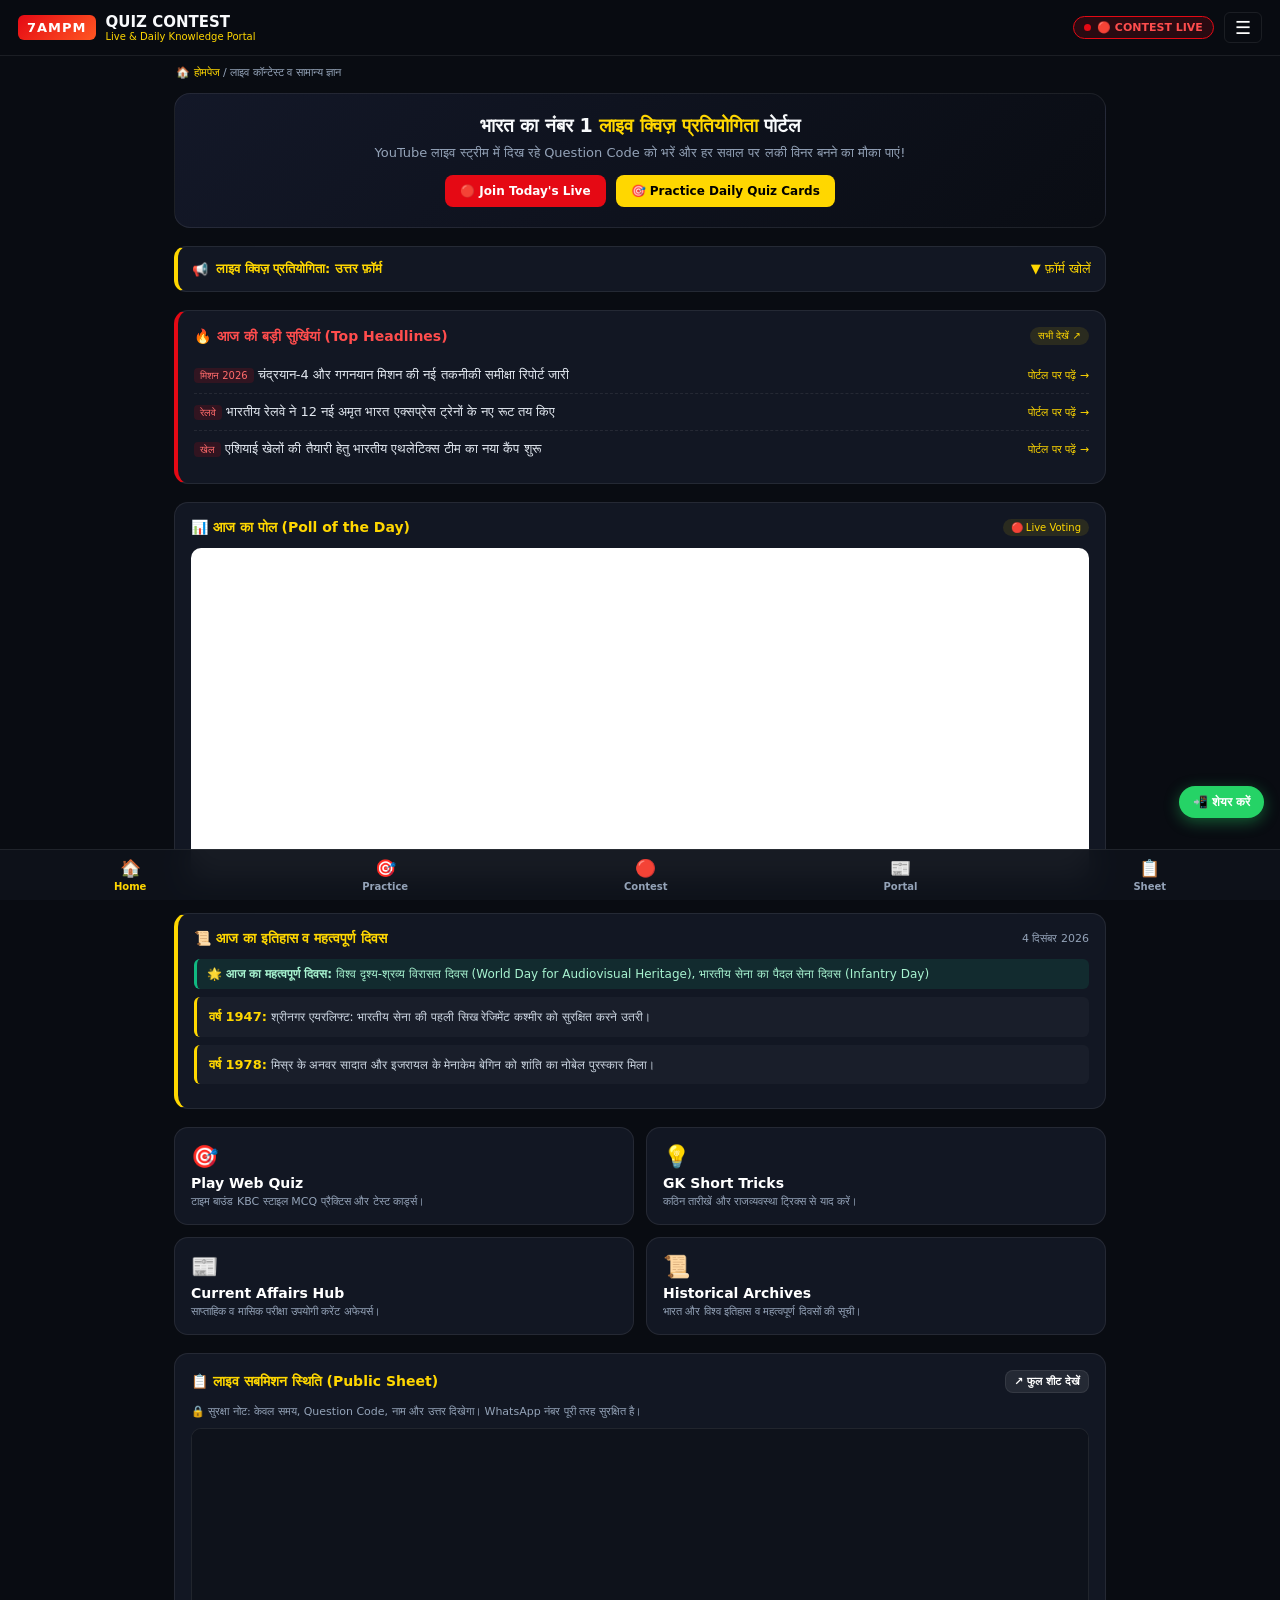
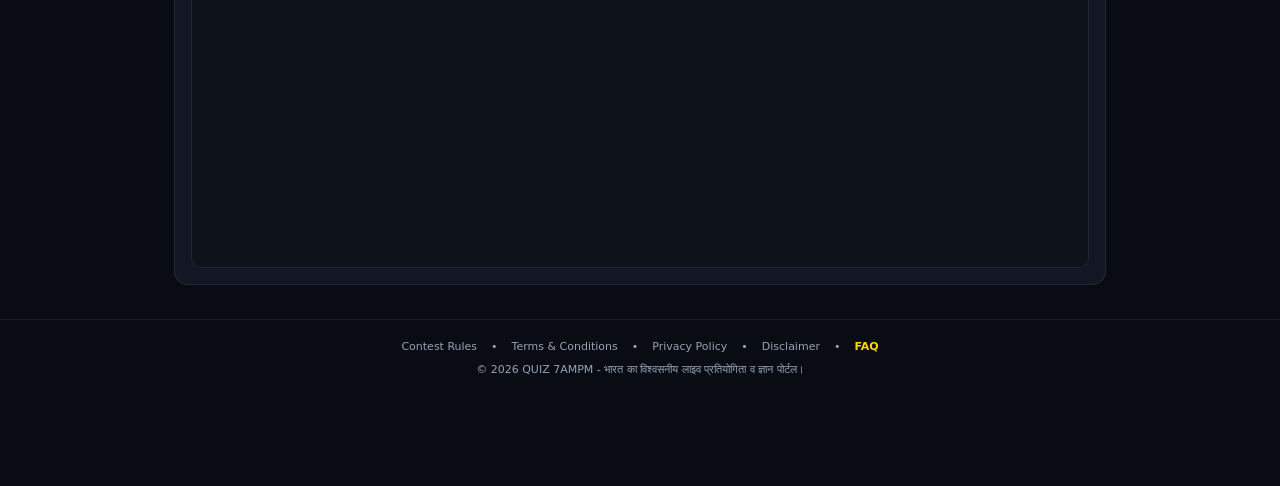
<file: index.html>
<!DOCTYPE html>
<html lang="hi">
<head>
  <meta charset="UTF-8">
  <meta name="viewport" content="width=device-width, initial-scale=1.0">
  <title>QUIZ 7AMPM - लाइव क्विज़ प्रतियोगिता व डेली सामान्य ज्ञान हब</title>

  <!-- ================= TECHNICAL SEO & META TAGS ================= -->
  <meta name="title" content="QUIZ 7AMPM - लाइव क्विज़ प्रतियोगिता व डेली सामान्य ज्ञान हब">
  <meta name="description" content="YouTube लाइव क्विज़ प्रतियोगिता में भाग लें, सही उत्तर सबमिट करें और लकी विनर बनें। प्रतिदिन नए GK प्रश्नोत्तरी, ट्रिक्स और करेंट अफेयर्स।">
  <meta name="keywords" content="Live Quiz Contest, Daily GK Hindi, Current Affairs 2026, YouTube Quiz Live, GK Tricks, SSC GD GK, Railway NTPC Quiz">
  <meta name="robots" content="index, follow">
  <meta name="theme-color" content="#e50914">

  <!-- Open Graph / WhatsApp Preview -->
  <meta property="og:type" content="website">
  <meta property="og:url" content="https://quiz7ampm.com/">
  <meta property="og:title" content="QUIZ 7AMPM - लाइव क्विज़ प्रतियोगिता व डेली GK">
  <meta property="og:description" content="लाइव स्ट्रीम में सही विकल्प चुनें और लकी विनर बनें। अभी भाग लें!">
  <meta property="og:image" content="https://quiz7ampm.com/assets/og-banner.jpg">
  <meta property="og:image:width" content="1200">
  <meta property="og:image:height" content="630">

  <!-- Twitter Card -->
  <meta property="twitter:card" content="summary_large_image">
  <meta property="twitter:url" content="https://quiz7ampm.com/">
  <meta property="twitter:title" content="QUIZ 7AMPM - लाइव क्विज़ प्रतियोगिता">
  <meta property="twitter:description" content="YouTube लाइव क्विज़ में हिस्सा लें और अपना सामान्य ज्ञान परखें।">
  <meta property="twitter:image" content="https://quiz7ampm.com/assets/og-banner.jpg">

  <link rel="canonical" href="https://quiz7ampm.com/">
  <link rel="icon" href="data:image/svg+xml,<svg xmlns=%22http://www.w3.org/2000/svg%22 viewBox=%220 0 100 100%22><text y=%22.9em%22 font-size=%2290%22>🎯</text></svg>">

  <!-- Structured Data (JSON-LD Schema) -->
  <script type="application/ld+json">
  {
    "@context": "https://schema.org",
    "@graph": [
      {
        "@type": "WebSite",
        "@id": "https://quiz7ampm.com/#website",
        "url": "https://quiz7ampm.com/",
        "name": "QUIZ 7AMPM",
        "description": "लाइव क्विज़ प्रतियोगिता और सामान्य ज्ञान पोर्टल",
        "inLanguage": "hi"
      },
      {
        "@type": "BreadcrumbList",
        "@id": "https://quiz7ampm.com/#breadcrumb",
        "itemListElement": [
          {
            "@type": "ListItem",
            "position": 1,
            "name": "होमपेज",
            "item": "https://quiz7ampm.com/"
          }
        ]
      }
    ]
  }
  </script>

  <!-- ================= EMBEDDED CSS STYLES ================= -->
  <style>
    :root {
      --bg-dark: #090c12;
      --card-bg: rgba(20, 25, 38, 0.9);
      --card-border: rgba(255, 255, 255, 0.08);
      --primary: #e50914;
      --accent: #ffd700;
      --text-main: #f8fafc;
      --text-muted: #94a3b8;
      --success: #10b981;
      --dock-bg: rgba(14, 18, 27, 0.96);
    }

    * { margin: 0; padding: 0; box-sizing: border-box; font-family: 'Segoe UI', system-ui, -apple-system, sans-serif; }
    body { background-color: var(--bg-dark); color: var(--text-main); padding-bottom: 90px; }

    /* Sticky Header */
    .app-header {
      position: sticky; top: 0; z-index: 100;
      background: rgba(9, 12, 18, 0.97);
      backdrop-filter: blur(12px);
      border-bottom: 1px solid var(--card-border);
      padding: 12px 18px;
      display: flex; justify-content: space-between; align-items: center;
    }
    .brand-wrap { display: flex; align-items: center; gap: 10px; }
    .brand-logo { background: linear-gradient(135deg, var(--primary), #ff5722); color: #fff; font-weight: 900; font-size: 13px; padding: 5px 9px; border-radius: 6px; letter-spacing: 1px; }
    .brand-text h1 { font-size: 15px; font-weight: 800; color: var(--text-main); }
    .brand-text p { font-size: 10px; color: var(--accent); }

    .header-right { display: flex; align-items: center; gap: 10px; }
    .live-indicator {
      display: inline-flex; align-items: center; gap: 6px;
      font-size: 11px; font-weight: 800; padding: 4px 10px; border-radius: 20px;
    }
    .live-indicator.online { background: rgba(229, 9, 20, 0.15); border: 1px solid var(--primary); color: #ff4d4d; }
    .live-indicator.offline { background: rgba(148, 163, 184, 0.1); border: 1px solid #475569; color: #94a3b8; }
    .pulse-dot { width: 7px; height: 7px; border-radius: 50%; }
    .online .pulse-dot { background: var(--primary); animation: pulseAnim 1.2s infinite; }
    .offline .pulse-dot { background: #64748b; }

    @keyframes pulseAnim {
      0%, 100% { transform: scale(0.9); opacity: 0.6; }
      50% { transform: scale(1.3); opacity: 1; }
    }

    .menu-toggle-btn { background: transparent; border: 1px solid var(--card-border); color: #fff; font-size: 18px; padding: 4px 10px; border-radius: 6px; cursor: pointer; }

    /* Side Drawer */
    .side-drawer {
      position: fixed; top: 0; right: -280px; width: 270px; height: 100vh;
      background: #111522; border-left: 1px solid var(--card-border); z-index: 200;
      transition: right 0.3s ease; padding: 20px; display: flex; flex-direction: column; gap: 15px;
    }
    .side-drawer.open { right: 0; }
    .drawer-header { display: flex; justify-content: space-between; align-items: center; border-bottom: 1px solid var(--card-border); padding-bottom: 10px; }
    .drawer-nav a { display: block; color: var(--text-main); text-decoration: none; padding: 10px 0; font-size: 13px; border-bottom: 1px dashed rgba(255, 255, 255, 0.05); }

    /* Breadcrumbs */
    .breadcrumb-nav { max-width: 960px; margin: 10px auto 0; padding: 0 16px; font-size: 11px; color: var(--text-muted); }
    .breadcrumb-nav a { color: var(--accent); text-decoration: none; }

    /* Main Container */
    .main-wrapper { max-width: 960px; margin: 0 auto; padding: 14px; display: flex; flex-direction: column; gap: 18px; }

    /* Hero */
    .hero-card {
      background: linear-gradient(135deg, rgba(20, 25, 42, 0.95), rgba(10, 13, 20, 0.98));
      border: 1px solid var(--card-border); border-radius: 16px; padding: 20px 16px; text-align: center;
    }
    .hero-card h2 { font-size: 19px; font-weight: 900; margin-bottom: 8px; }
    .hero-card h2 span { color: var(--accent); }
    .hero-card p { font-size: 13px; color: var(--text-muted); margin-bottom: 14px; }
    .hero-actions { display: flex; justify-content: center; gap: 10px; flex-wrap: wrap; }

    .btn {
      padding: 9px 15px; border-radius: 8px; font-size: 12px; font-weight: 700;
      text-decoration: none; display: inline-flex; align-items: center; gap: 6px; border: none; cursor: pointer;
    }
    .btn-primary { background: var(--primary); color: #fff; }
    .btn-accent { background: var(--accent); color: #000; font-weight: 800; }
    .btn-secondary { background: rgba(255, 255, 255, 0.08); color: #fff; border: 1px solid var(--card-border); }

    /* Announcement Box & Contest */
    .announcement-box {
      background: var(--card-bg); border: 1px solid var(--card-border);
      border-left: 4px solid var(--accent); border-radius: 12px; overflow: hidden;
    }
    .announcement-bar { padding: 14px; display: flex; justify-content: space-between; align-items: center; cursor: pointer; }
    .announcement-title { display: flex; align-items: center; gap: 8px; font-size: 13px; font-weight: 800; color: var(--accent); }
    .announcement-body { display: none; background: rgba(10, 14, 22, 0.7); padding: 14px; border-top: 1px solid var(--card-border); }
    .announcement-body.active { display: block; }

    .closed-msg {
      display: none; padding: 16px; text-align: center;
      background: rgba(229, 9, 20, 0.12); border: 1px dashed var(--primary);
      border-radius: 8px; color: #ff9999; font-size: 13px; font-weight: 700;
    }
    .announcement-box.is-closed .closed-msg { display: block; }
    .announcement-box.is-closed .live-only-content { display: none !important; }

    /* Iframe Box */
    .iframe-embed-box {
      width: 100%; height: 520px; border-radius: 10px; overflow-y: auto;
      -webkit-overflow-scrolling: touch; background: #0e121b; border: 1px solid var(--card-border); margin-top: 10px;
    }
    .iframe-embed-box iframe { width: 100%; height: 100%; min-height: 520px; border: none; display: block; }

    /* Widget Box Generic */
    .widget-box { background: var(--card-bg); border: 1px solid var(--card-border); border-radius: 14px; padding: 16px; }
    .widget-header { display: flex; justify-content: space-between; align-items: center; margin-bottom: 12px; }
    .widget-header h3 { font-size: 14px; color: var(--accent); font-weight: 800; }

    /* Headlines Ticker */
    .headline-item {
      display: flex; align-items: center; justify-content: space-between;
      padding: 10px 0; border-bottom: 1px dashed rgba(255, 255, 255, 0.08);
      text-decoration: none; color: #e2e8f0; font-size: 13px; gap: 10px;
    }
    .headline-item:last-child { border-bottom: none; }
    .headline-item:hover { color: var(--accent); }
    .hl-badge {
      font-size: 10px; background: rgba(229, 9, 20, 0.15); color: #ff6b6b;
      padding: 2px 6px; border-radius: 4px; white-space: nowrap;
    }

    /* History Box */
    .history-entry {
      background: rgba(255, 255, 255, 0.03); border-left: 3px solid var(--accent);
      border-radius: 6px; padding: 10px 12px; margin-bottom: 8px; font-size: 12px;
      line-height: 1.5; color: #cbd5e1;
    }
    .history-entry strong { color: var(--accent); font-size: 13px; }

    /* Poll Styling */
    .poll-choice {
      position: relative; background: rgba(255, 255, 255, 0.04);
      border: 1px solid var(--card-border); border-radius: 8px;
      padding: 12px 14px; margin-bottom: 8px; cursor: pointer;
      overflow: hidden; display: flex; justify-content: space-between;
      align-items: center; font-size: 13px; color: #fff;
    }
    .poll-fill-bar {
      position: absolute; top: 0; left: 0; bottom: 0;
      background: linear-gradient(90deg, rgba(229, 9, 20, 0.3), rgba(255, 215, 0, 0.3));
      width: 0%; transition: width 0.7s ease; z-index: 1;
    }
    .poll-text { position: relative; z-index: 2; font-weight: 600; }
    .poll-stat { position: relative; z-index: 2; font-weight: 800; color: var(--accent); font-size: 12px; display: none; }
    .poll-locked .poll-stat { display: inline-block; }
    .poll-locked .poll-choice { cursor: default; }

    /* Feature Grid (4-Items) */
    .feature-grid { display: grid; grid-template-columns: repeat(2, 1fr); gap: 12px; }
    @media (max-width: 520px) { .feature-grid { grid-template-columns: 1fr; } }
    .square-card {
      background: var(--card-bg); border: 1px solid var(--card-border);
      border-radius: 14px; padding: 16px; text-decoration: none; color: inherit;
      transition: transform 0.2s, border-color 0.2s;
    }
    .square-card:hover { transform: translateY(-2px); border-color: var(--accent); }
    .square-icon { font-size: 22px; margin-bottom: 6px; }
    .square-card h4 { font-size: 14px; color: #fff; margin-bottom: 4px; }
    .square-card p { font-size: 11px; color: var(--text-muted); }

    /* Floating WhatsApp Share */
    .whatsapp-float-btn {
      position: fixed; bottom: 82px; right: 16px; background: #25d366; color: #fff;
      font-weight: 800; font-size: 12px; padding: 9px 14px; border-radius: 30px;
      text-decoration: none; box-shadow: 0 4px 15px rgba(37, 211, 102, 0.4);
      display: flex; align-items: center; gap: 6px; z-index: 99;
    }

    /* Bottom Dock */
    .bottom-dock {
      position: fixed; bottom: 0; left: 0; right: 0; background: var(--dock-bg);
      backdrop-filter: blur(14px); border-top: 1px solid var(--card-border);
      display: flex; justify-content: space-around; padding: 8px 6px; z-index: 100;
    }
    .dock-item { display: flex; flex-direction: column; align-items: center; gap: 3px; text-decoration: none; color: var(--text-muted); font-size: 10px; font-weight: 700; }
    .dock-item.active, .dock-item:hover { color: var(--accent); }
    .dock-icon { font-size: 17px; }

    .app-footer { text-align: center; padding: 20px 14px; font-size: 11px; color: var(--text-muted); border-top: 1px solid var(--card-border); margin-top: 20px; }
  </style>
</head>
<body>

  <!-- ================= TOP HEADER ================= -->
  <header class="app-header">
    <div class="brand-wrap">
      <div class="brand-logo">7AMPM</div>
      <div class="brand-text">
        <h1>QUIZ CONTEST</h1>
        <p>Live & Daily Knowledge Portal</p>
      </div>
    </div>
    <div class="header-right">
      <div class="live-indicator" id="headerLiveBadge">
        <span class="pulse-dot"></span>
        <span id="headerLiveText">Checking...</span>
      </div>
      <button class="menu-toggle-btn" onclick="toggleDrawer()">☰</button>
    </div>
  </header>

  <!-- Side Navigation Drawer -->
  <aside class="side-drawer" id="sideDrawer">
    <div class="drawer-header">
      <h3 style="color: var(--accent);">Menu Navigation</h3>
      <button class="menu-toggle-btn" onclick="toggleDrawer()">✕</button>
    </div>
    <nav class="drawer-nav">
      <a href="index.html">🏠 होमपेज (Home)</a>
      <a href="quizpage.html">🎯 डेली क्विज़ कार्ड्स (Play Quiz)</a>
      <a href="#contestSection">🔴 लाइव क्विज़ कॉन्टेस्ट (Contest Hub)</a>
      <a href="portal.html?tab=headlines">🔥 आज की सुर्खियां (News)</a>
      <a href="portal.html?tab=history_days">📜 इतिहास व महत्वपूर्ण दिवस</a>
      <a href="portal.html?tab=ca">📰 करेंट अफेयर्स हब (CA Hub)</a>
      <a href="portal.html?tab=tricks">💡 GK शार्ट ट्रिक्स</a>
      <a href="#publicSheetSection">📋 लाइव सबमिशन शीट (Public Sheet)</a>
    </nav>
  </aside>

  <!-- Breadcrumb -->
  <nav class="breadcrumb-nav" aria-label="Breadcrumb">
    <span>🏠 <a href="index.html">होमपेज</a></span> / <span>लाइव कॉन्टेस्ट व सामान्य ज्ञान</span>
  </nav>

  <!-- ================= MAIN WRAPPER ================= -->
  <main class="main-wrapper">

    <!-- 1. Hero Card -->
    <section class="hero-card">
      <h2>भारत का नंबर 1 <span>लाइव क्विज़ प्रतियोगिता</span> पोर्टल</h2>
      <p>YouTube लाइव स्ट्रीम में दिख रहे Question Code को भरें और हर सवाल पर लकी विनर बनने का मौका पाएं!</p>
      <div class="hero-actions">
        <a href="#contestSection" class="btn btn-primary">🔴 Join Today's Live</a>
        <a href="quizpage.html" class="btn btn-accent">🎯 Practice Daily Quiz Cards</a>
      </div>
    </section>

    <!-- 2. Expandable Announcement & Google Form Hub (Master Managed) -->
    <section class="announcement-box" id="contestSection">
      <div class="announcement-bar" onclick="toggleAnnouncement()">
        <div class="announcement-title">
          <span>📢</span>
          <span id="contestBoxTitle">लाइव क्विज़ प्रतियोगिता: उत्तर फ़ॉर्म</span>
        </div>
        <span id="expandIcon" style="font-size: 13px; color: var(--accent);">▼ फ़ॉर्म खोलें</span>
      </div>

      <div class="announcement-body" id="announcementBody">
        
        <!-- Closed Notice (is-closed होने पर यह दिखेगा) -->
        <div class="closed-msg" id="closedMessageText">
          🚫 आज का लाइव कॉन्टेस्ट समाप्त हो चुका है! अगला कॉन्टेस्ट जल्द घोषित किया जाएगा।
        </div>

        <!-- Live Content (is-closed होने पर अपने आप हाइड होगा) -->
        <div class="live-only-content">
          <p id="rulesTextElement" style="font-size: 12px; color: #cbd5e1; line-height: 1.5; margin-bottom: 12px;">
            <!-- Rules dynamically populated from CONFIG -->
          </p>

          <div class="iframe-embed-box">
            <iframe id="googleFormIframe" src="" title="Live Quiz Google Form">फ़ॉर्म लोड हो रहा है…</iframe>
          </div>

          <div style="margin-top: 12px; text-align: center;">
            <a id="googleFormDirectBtn" href="" target="_blank" class="btn btn-secondary" style="font-size: 12px; width: 100%; justify-content: center;">
              ↗️ Google Form को अलग विंडो में खोलें (Open in New Tab)
            </a>
          </div>
        </div>

      </div>
    </section>

    <!-- 3. Top Clickable Headlines Ticker -->
    <section class="widget-box" id="headlinesSection" style="border-left: 4px solid var(--primary);">
      <div class="widget-header">
        <h3 style="color: #ff4d4d; display: flex; align-items: center; gap: 6px;">
          <span>🔥</span> आज की बड़ी सुर्खियां (Top Headlines)
        </h3>
        <a href="portal.html?tab=headlines" style="font-size: 10px; color: var(--accent); background: rgba(255,215,0,0.1); padding: 3px 8px; border-radius: 10px; text-decoration: none;">
          सभी देखें ↗
        </a>
      </div>
      <div class="headlines-list" id="headlinesContainer">
        <div style="font-size:12px; color:var(--text-muted); padding:10px 0;">लोड हो रहा है...</div>
      </div>
    </section>

        <!-- 4. Poll of the Day (Google Form Powered) -->
    <section class="widget-box" id="pollSection">
      <div class="widget-header">
        <h3>📊 आज का पोल (Poll of the Day)</h3>
        <span style="font-size: 10px; color: var(--accent); background: rgba(255,215,0,0.1); padding: 3px 8px; border-radius: 10px;">🔴 Live Voting</span>
      </div>
      <div class="iframe-embed-box" style="height: 330px; margin-top: 6px; background: #fff;">
        <iframe id="pollFormIframe" src="" title="Poll of the Day">
          पोल लोड हो रहा है…
        </iframe>
      </div>
    </section>


    <!-- 5. Today's History & Important Diwas Section -->
    <section class="widget-box" id="historySection" style="border-left: 4px solid var(--accent);">
      <div class="widget-header">
        <h3>📜 आज का इतिहास व महत्वपूर्ण दिवस</h3>
        <span id="todayDateLabel" style="font-size: 11px; color: var(--text-muted);"></span>
      </div>
      <div class="history-content" id="historyItemsContainer">
        <div style="font-size:12px; color:var(--text-muted); padding:8px 0;">इतिहास लोड हो रहा है...</div>
      </div>
    </section>

    <!-- 6. Knowledge Hub Navigation Grid (4 Items) -->
    <section class="feature-grid">
      <a href="quizpage.html" class="square-card">
        <div class="square-icon">🎯</div>
        <h4>Play Web Quiz</h4>
        <p>टाइम बाउंड KBC स्टाइल MCQ प्रैक्टिस और टेस्ट कार्ड्स।</p>
      </a>
      <a href="portal.html?tab=tricks" class="square-card">
        <div class="square-icon">💡</div>
        <h4>GK Short Tricks</h4>
        <p>कठिन तारीखें और राजव्यवस्था ट्रिक्स से याद करें।</p>
      </a>
      <a href="portal.html?tab=ca" class="square-card">
        <div class="square-icon">📰</div>
        <h4>Current Affairs Hub</h4>
        <p>साप्ताहिक व मासिक परीक्षा उपयोगी करेंट अफेयर्स।</p>
      </a>
      <a href="portal.html?tab=history_days" class="square-card">
        <div class="square-icon">📜</div>
        <h4>Historical Archives</h4>
        <p>भारत और विश्व इतिहास व महत्वपूर्ण दिवसों की सूची।</p>
      </a>
    </section>

    <!-- 7. Public Google Sheet Section (Live Transparency) -->
    <section class="widget-box" id="publicSheetSection">
      <div class="widget-header">
        <h3>📋 लाइव सबमिशन स्थिति (Public Sheet)</h3>
        <a id="publicSheetDirectBtn" href="" target="_blank" class="btn btn-secondary" style="font-size: 11px; padding: 4px 8px;">
          ↗️ फुल शीट देखें
        </a>
      </div>
      <p style="font-size: 11px; color: var(--text-muted); margin-bottom: 8px;">
        🔒 सुरक्षा नोट: केवल समय, Question Code, नाम और उत्तर दिखेगा। WhatsApp नंबर पूरी तरह सुरक्षित है।
      </p>
      <div class="iframe-embed-box" style="height: 440px;">
        <iframe id="publicSheetIframe" src="" title="Public Submissions Sheet">शीट लोड हो रही है…</iframe>
      </div>
    </section>

  </main>

  <!-- ================= FLOATING WHATSAPP SHARE ================= -->
  <a href="javascript:void(0)" onclick="shareOnWhatsApp()" class="whatsapp-float-btn" title="दोस्तों को शेयर करें">
    <span>📲 शेयर करें</span>
  </a>

  <!-- ================= BOTTOM FLOATING DOCK ================= -->
  <nav class="bottom-dock">
    <a href="index.html" class="dock-item active">
      <span class="dock-icon">🏠</span>
      <span>Home</span>
    </a>
    <a href="quizpage.html" class="dock-item">
      <span class="dock-icon">🎯</span>
      <span>Practice</span>
    </a>
    <a href="#contestSection" class="dock-item">
      <span class="dock-icon">🔴</span>
      <span>Contest</span>
    </a>
    <a href="portal.html?tab=ca" class="dock-item">
      <span class="dock-icon">📰</span>
      <span>Portal</span>
    </a>
    <a href="#publicSheetSection" class="dock-item">
      <span class="dock-icon">📋</span>
      <span>Sheet</span>
    </a>
  </nav>

  <!-- Footer -->
  <footer class="app-footer">
  <div style="display:flex; justify-content:center; gap:14px; flex-wrap:wrap; margin-bottom:10px; font-size:11px;">
    <a href="legal.html?tab=rules" style="color:var(--text-muted); text-decoration:none;">Contest Rules</a> •
    <a href="legal.html?tab=terms" style="color:var(--text-muted); text-decoration:none;">Terms & Conditions</a> •
    <a href="legal.html?tab=privacy" style="color:var(--text-muted); text-decoration:none;">Privacy Policy</a> •
    <a href="legal.html?tab=disclaimer" style="color:var(--text-muted); text-decoration:none;">Disclaimer</a> •
    <a href="legal.html?tab=faq" style="color:var(--accent); text-decoration:none; font-weight:bold;">FAQ</a>
  </div>
  <p>© 2026 QUIZ 7AMPM - भारत का विश्वसनीय लाइव प्रतियोगिता व ज्ञान पोर्टल।</p>
</footer>


  <!-- ================= MASTER CONTROLLER JAVASCRIPT ================= -->
  <script>
    /* ================================================================
       👉 1-POINT MASTER CONFIGURATION
       ================================================================ */
        const SITE_CONFIG = {
      isLive: true,
      closedNotice: "🚫 आज का लाइव क्विज़ समाप्त हो चुका है! अगला कॉन्टेस्ट कल शाम 7:00 PM पर शुरू होगा।",
      showRules: true,
      rulesText: "🔴 <strong>नियम:</strong> लाइव स्क्रीन पर दिखाया गया <em>Question Code (3-अंक)</em> लिखें और 60 सेकंड के भीतर सही विकल्प चुनकर सबमिट करें।",
      
      // Live Quiz Form URLs
      formUrl: "https://forms.gle/Zq6u4SUzHKr4xFUr6",
      formEmbedUrl: "https://docs.google.com/forms/d/e/1FAIpQLSc_AAPKA_FORM_ID/viewform?embedded=true",
      
      // 👉 YAHAN APNA POLL WALE GOOGLE FORM KA EMBED LINK DAALEIN:
      pollFormEmbedUrl: "https://docs.google.com/forms/d/e/AAPKA_POLL_FORM_ID/viewform?embedded=true",

      // Public Sheet URLs
      publicSheetUrl: "https://docs.google.com/spreadsheets/d/YOUR_PUBLIC_SHEET_ID/edit?usp=sharing",
      publicSheetEmbedUrl: "https://docs.google.com/spreadsheets/d/e/2PACX-1vR_YOUR_ID/pubhtml?widget=true&headers=false",
      shareMessage: "🔥 *QUIZ 7AMPM - लाइव क्विज़ प्रतियोगिता*\nरोज़ाना लाइव क्विज़ में हिस्सा लें और लकी विनर बनें!\n👉 अभी जुड़ें: "
    };

    const POLL_ENGINE_CONFIG = {
      // जब Google Apps Script का Web App URL मिल जाए, तो यहाँ डालें (खाली रहने पर डेमो मोड चलेगा):
      appsScriptUrl: ""
    };

    let GLOBAL_DATA = null;

    /* ================= INITIALIZATION ================= *
    document.addEventListener('DOMContentLoaded', () => {
      applyMasterConfig();

      // Show Current Date in Hindi
      const d = new Date();
      const dateEl = document.getElementById('todayDateLabel');
      if (dateEl) {
        dateEl.innerText = d.toLocaleDateString('hi-IN', { day: 'numeric', month: 'long', year: 'numeric' });
      }

      // Fetch Centralized JSON Data safely
      fetch('7ampmdata.json')
        .then(res => {
          if (!res.ok) throw new Error("HTTP error " + res.status);
          return res.json();
        })
        .then(data => {
          GLOBAL_DATA = data;
          
          // 1. Render Headlines
          if (data.headlines && Array.isArray(data.headlines)) {
            renderHeadlines(data.headlines);
          }

          // 2. Render History & Diwas
          if (data.historyAndDays && Array.isArray(data.historyAndDays)) {
            renderTodayHistoryAndDays(data.historyAndDays);
          } else if (data.todayHistory && Array.isArray(data.todayHistory)) {
            renderTodayHistoryAndDays(data.todayHistory);
          }

          // 3. Render Poll
          if (data.poll) {
            initPollEngine(data.poll);
          }
        })
        .catch(err => {
          console.error("JSON fetch error:", err);
          const p = document.getElementById('pollQuestionText');
          if (p) p.innerText = "⚠️ डेटा लोड करने में समस्या आई। कृपया 7ampmdata.json फ़ाइल चेक करें।";
        });
    });
    */
    document.addEventListener('DOMContentLoaded', () => {
      applyMasterConfig();

      // Show Current Date in Hindi
      const d = new Date();
      const dateEl = document.getElementById('todayDateLabel');
      if (dateEl) {
        dateEl.innerText = d.toLocaleDateString('hi-IN', { day: 'numeric', month: 'long', year: 'numeric' });
      }

      // Fetch Centralized JSON Data
      fetch('7ampmdata.json')
        .then(res => res.json())
        .then(data => {
          GLOBAL_DATA = data;
          if (data.headlines) renderHeadlines(data.headlines);
          if (data.historyAndDays) renderTodayHistoryAndDays(data.historyAndDays);
        })
        .catch(err => console.error("JSON fetch error:", err));
    });

    /* ================= MASTER LAYOUT LOGIC ================= */
    function applyMasterConfig() {
      const contestBox = document.getElementById('contestSection');
      const badge = document.getElementById('headerLiveBadge');
      const badgeText = document.getElementById('headerLiveText');
      const formIframe = document.getElementById('googleFormIframe');
      const formBtn = document.getElementById('googleFormDirectBtn');
      const sheetIframe = document.getElementById('publicSheetIframe');
      const sheetBtn = document.getElementById('publicSheetDirectBtn');
      const rulesEl = document.getElementById('rulesTextElement');
      const closedNoticeEl = document.getElementById('closedMessageText');

      if (SITE_CONFIG.isLive) {
        contestBox.classList.remove('is-closed');
        badge.className = "live-indicator online";
        badgeText.innerText = "🔴 CONTEST LIVE";
      } else {
        contestBox.classList.add('is-closed');
        badge.className = "live-indicator offline";
        badgeText.innerText = "⚪ OFFLINE";
      }

      closedNoticeEl.innerHTML = SITE_CONFIG.closedNotice;
      if (SITE_CONFIG.showRules) {
        rulesEl.innerHTML = SITE_CONFIG.rulesText;
        rulesEl.style.display = "block";
      } else {
        rulesEl.style.display = "none";
      }

      formIframe.src = SITE_CONFIG.formEmbedUrl;
      formBtn.href = SITE_CONFIG.formUrl;
      sheetIframe.src = SITE_CONFIG.publicSheetEmbedUrl;
      sheetBtn.href = SITE_CONFIG.publicSheetUrl;
    // Poll Iframe me link set karein
      const pollIframe = document.getElementById('pollFormIframe');
      if (pollIframe) {
        pollIframe.src = SITE_CONFIG.pollFormEmbedUrl;
      }
    }

    function toggleDrawer() {
      document.getElementById('sideDrawer').classList.toggle('open');
    }

    function toggleAnnouncement() {
      const body = document.getElementById('announcementBody');
      const icon = document.getElementById('expandIcon');
      body.classList.toggle('active');
      icon.innerText = body.classList.contains('active') ? "▲ फ़ॉर्म समेटें" : "▼ फ़ॉर्म खोलें";
    }

    function shareOnWhatsApp() {
      const text = encodeURIComponent(SITE_CONFIG.shareMessage + window.location.href);
      window.open(`https://api.whatsapp.com/send?text=${text}`, '_blank');
    }

    /* ================= 1. HEADLINES (Portal पर रीडायरेक्ट) ================= */
    function renderHeadlines(list) {
      const box = document.getElementById('headlinesContainer');
      if (!box) return;
      box.innerHTML = list.map(item => `
        <a href="portal.html?tab=headlines" class="headline-item">
          <span><span class="hl-badge">${item.badge || 'न्यूज़'}</span> ${item.title}</span>
          <span style="color:var(--accent); font-size:11px; white-space:nowrap;">पोर्टल पर पढ़ें →</span>
        </a>
      `).join('');
    }

    /* ================= 2. HISTORY & DIWAS ENGINE ================= */
    function renderTodayHistoryAndDays(list) {
      const box = document.getElementById('historyItemsContainer');
      if (!box || !Array.isArray(list) || list.length === 0) return;

      const now = new Date();
      // Format as "MM-DD" e.g., "10-27"
      const currentKey = `${String(now.getMonth() + 1).padStart(2, '0')}-${String(now.getDate()).padStart(2, '0')}`;
      
      // Match today's key or fallback to first
      const todayEntry = list.find(item => item.dateKey === currentKey) || list[0];

      let diwasHtml = '';
      if (todayEntry.importantDays && todayEntry.importantDays.length > 0) {
        diwasHtml = `
          <div style="background:rgba(16,185,129,0.12); border-left:3px solid var(--success); padding:8px 10px; border-radius:6px; font-size:12px; color:#a7f3d0; margin-bottom:8px;">
            🌟 <strong>आज का महत्वपूर्ण दिवस:</strong> ${todayEntry.importantDays.join(', ')}
          </div>
        `;
      }

      let eventsHtml = '';
      if (todayEntry.historyEvents && Array.isArray(todayEntry.historyEvents)) {
        eventsHtml = todayEntry.historyEvents.map(h => `
          <div class="history-entry">
            <strong>वर्ष ${h.year}:</strong> ${h.event}
          </div>
        `).join('');
      } else if (todayEntry.desc) {
        eventsHtml = `
          <div class="history-entry">
            <strong>वर्ष ${todayEntry.year || ''} - ${todayEntry.title || ''}:</strong> ${todayEntry.desc}
          </div>
        `;
      }

      box.innerHTML = diwasHtml + eventsHtml;
    }
  </script>
</body>
</html>
</file>
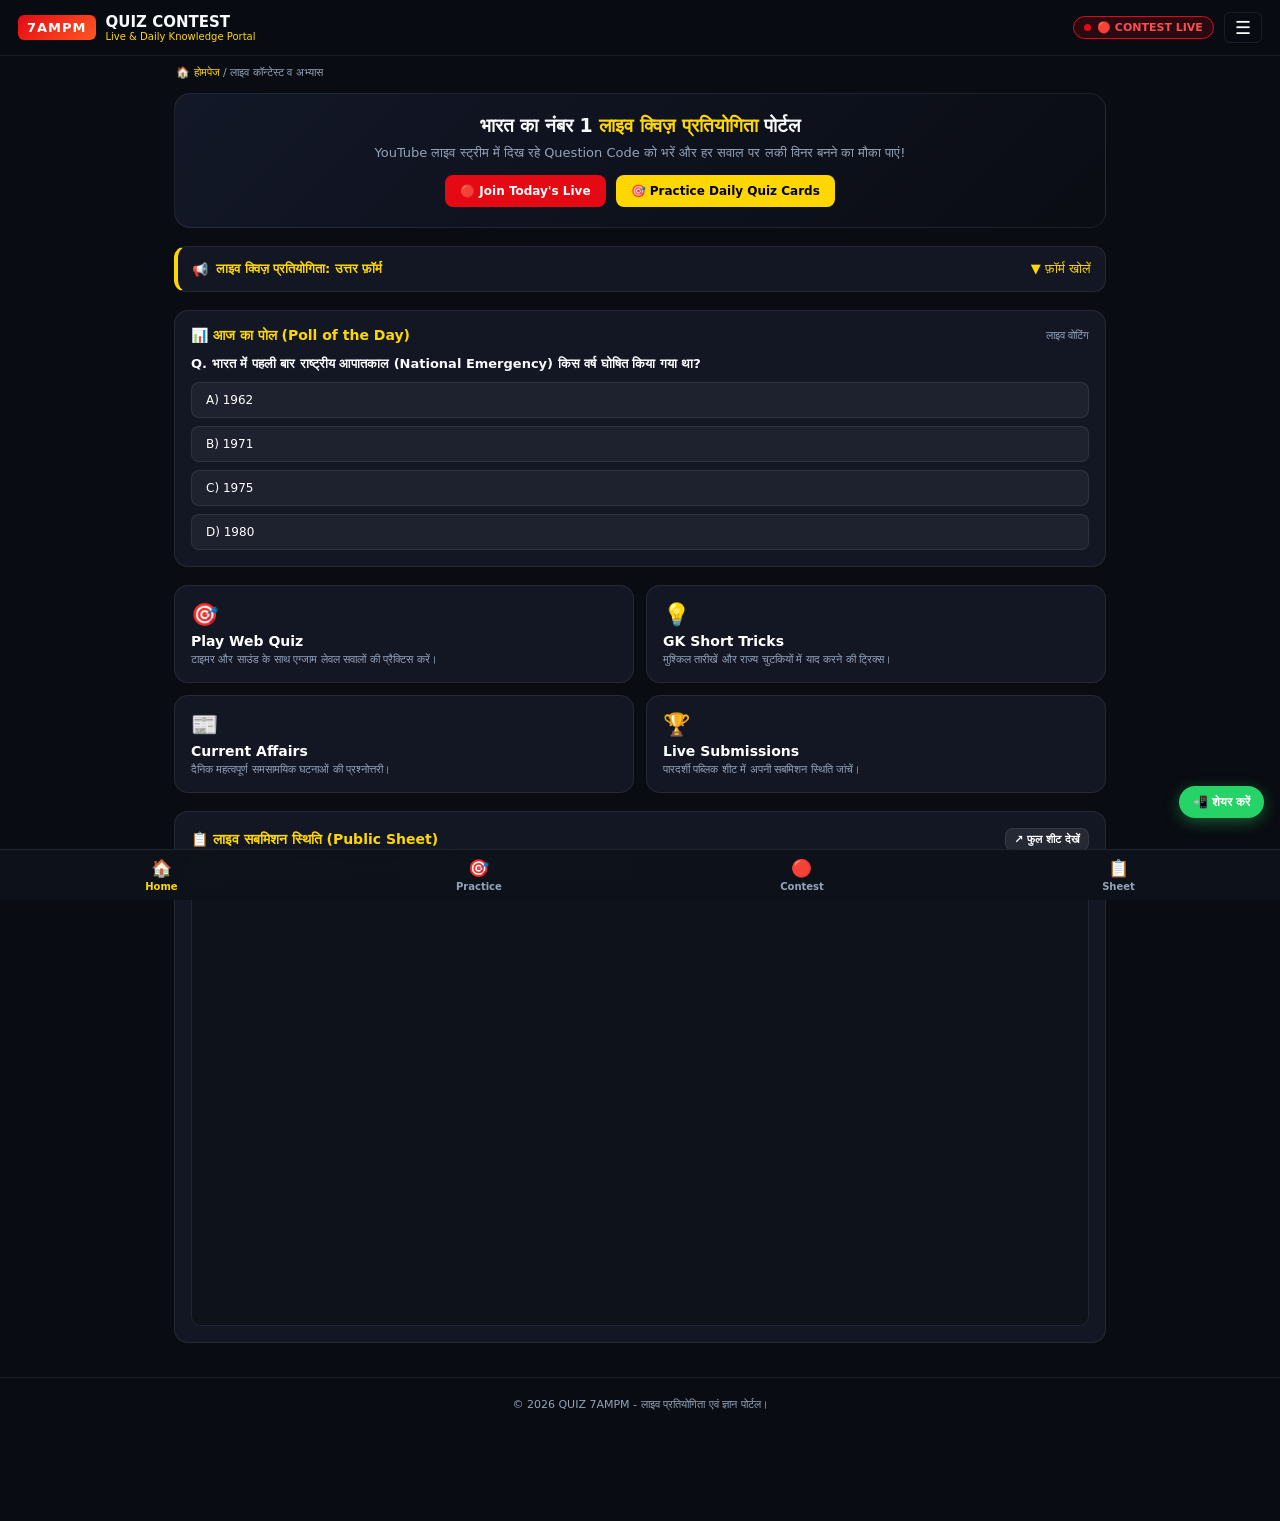
<file: admin.html>
<!DOCTYPE html>
<html lang="hi">
<head>
  <meta charset="UTF-8">
  <meta name="viewport" content="width=device-width, initial-scale=1.0">
  <title>QUIZ 7AMPM - लाइव क्विज़ प्रतियोगिता व डेली सामान्य ज्ञान हब</title>

  <!-- ================= TECHNICAL SEO & META TAGS ================= -->
  <meta name="title" content="QUIZ 7AMPM - लाइव क्विज़ प्रतियोगिता व डेली सामान्य ज्ञान हब">
  <meta name="description" content="YouTube लाइव क्विज़ प्रतियोगिता में भाग लें, सही उत्तर सबमिट करें और लकी विनर बनें। प्रतिदिन नए GK प्रश्नोत्तरी, ट्रिक्स और करेंट अफेयर्स।">
  <meta name="keywords" content="Live Quiz Contest, Daily GK Hindi, Current Affairs 2026, YouTube Quiz Live, GK Tricks, SSC GD GK, Railway NTPC Quiz">
  <meta name="robots" content="index, follow">
  <meta name="theme-color" content="#e50914">

  <!-- Open Graph / WhatsApp / Facebook Preview -->
  <meta property="og:type" content="website">
  <meta property="og:url" content="https://quiz7ampm.com/">
  <meta property="og:title" content="QUIZ 7AMPM - लाइव क्विज़ प्रतियोगिता व डेली GK">
  <meta property="og:description" content="लाइव स्ट्रीम में सही विकल्प चुनें और लकी विनर बनें। अभी भाग लें!">
  <meta property="og:image" content="https://quiz7ampm.com/assets/og-banner.jpg">
  <meta property="og:image:width" content="1200">
  <meta property="og:image:height" content="630">

  <!-- Twitter Card -->
  <meta property="twitter:card" content="summary_large_image">
  <meta property="twitter:url" content="https://quiz7ampm.com/">
  <meta property="twitter:title" content="QUIZ 7AMPM - लाइव क्विज़ प्रतियोगिता">
  <meta property="twitter:description" content="YouTube लाइव क्विज़ में हिस्सा लें और अपना सामान्य ज्ञान परखें।">
  <meta property="twitter:image" content="https://quiz7ampm.com/assets/og-banner.jpg">

  <!-- Canonical -->
  <link rel="canonical" href="https://quiz7ampm.com/">

  <!-- Favicon -->
  <link rel="icon" href="data:image/svg+xml,<svg xmlns=%22http://www.w3.org/2000/svg%22 viewBox=%220 0 100 100%22><text y=%22.9em%22 font-size=%2290%22>🎯</text></svg>">

  <!-- ================= STRUCTURED DATA (JSON-LD SCHEMA) ================= -->
  <script type="application/ld+json">
  {
    "@context": "https://schema.org",
    "@graph": [
      {
        "@type": "WebSite",
        "@id": "https://quiz7ampm.com/#website",
        "url": "https://quiz7ampm.com/",
        "name": "QUIZ 7AMPM",
        "description": "लाइव क्विज़ प्रतियोगिता और सामान्य ज्ञान पोर्टल",
        "inLanguage": "hi"
      },
      {
        "@type": "BreadcrumbList",
        "@id": "https://quiz7ampm.com/#breadcrumb",
        "itemListElement": [
          {
            "@type": "ListItem",
            "position": 1,
            "name": "होमपेज",
            "item": "https://quiz7ampm.com/"
          }
        ]
      }
    ]
  }
  </script>

  <!-- ================= EMBEDDED CSS STYLES ================= -->
  <style>
    :root {
      --bg-dark: #090c12;
      --card-bg: rgba(20, 25, 38, 0.9);
      --card-border: rgba(255, 255, 255, 0.08);
      --primary: #e50914;
      --accent: #ffd700;
      --text-main: #f8fafc;
      --text-muted: #94a3b8;
      --success: #10b981;
      --dock-bg: rgba(14, 18, 27, 0.96);
    }

    * { margin: 0; padding: 0; box-sizing: border-box; font-family: 'Segoe UI', system-ui, -apple-system, sans-serif; }
    body { background-color: var(--bg-dark); color: var(--text-main); padding-bottom: 90px; }

    /* Sticky Header */
    .app-header {
      position: sticky; top: 0; z-index: 100;
      background: rgba(9, 12, 18, 0.97);
      backdrop-filter: blur(12px);
      border-bottom: 1px solid var(--card-border);
      padding: 12px 18px;
      display: flex; justify-content: space-between; align-items: center;
    }
    .brand-wrap { display: flex; align-items: center; gap: 10px; }
    .brand-logo { background: linear-gradient(135deg, var(--primary), #ff5722); color: #fff; font-weight: 900; font-size: 13px; padding: 5px 9px; border-radius: 6px; letter-spacing: 1px; }
    .brand-text h1 { font-size: 15px; font-weight: 800; color: var(--text-main); }
    .brand-text p { font-size: 10px; color: var(--accent); }

    .header-right { display: flex; align-items: center; gap: 10px; }
    .live-indicator {
      display: inline-flex; align-items: center; gap: 6px;
      font-size: 11px; font-weight: 800; padding: 4px 10px; border-radius: 20px;
    }
    .live-indicator.online { background: rgba(229, 9, 20, 0.15); border: 1px solid var(--primary); color: #ff4d4d; }
    .live-indicator.offline { background: rgba(148, 163, 184, 0.1); border: 1px solid #475569; color: #94a3b8; }
    .pulse-dot { width: 7px; height: 7px; border-radius: 50%; }
    .online .pulse-dot { background: var(--primary); animation: pulseAnim 1.2s infinite; }
    .offline .pulse-dot { background: #64748b; }

    @keyframes pulseAnim {
      0%, 100% { transform: scale(0.9); opacity: 0.6; }
      50% { transform: scale(1.3); opacity: 1; }
    }

    .menu-toggle-btn { background: transparent; border: 1px solid var(--card-border); color: #fff; font-size: 18px; padding: 4px 10px; border-radius: 6px; cursor: pointer; }

    /* Side Drawer */
    .side-drawer {
      position: fixed; top: 0; right: -280px; width: 270px; height: 100vh;
      background: #111522; border-left: 1px solid var(--card-border); z-index: 200;
      transition: right 0.3s ease; padding: 20px; display: flex; flex-direction: column; gap: 15px;
    }
    .side-drawer.open { right: 0; }
    .drawer-header { display: flex; justify-content: space-between; align-items: center; border-bottom: 1px solid var(--card-border); padding-bottom: 10px; }
    .drawer-nav a { display: block; color: var(--text-main); text-decoration: none; padding: 10px 0; font-size: 13px; border-bottom: 1px dashed rgba(255, 255, 255, 0.05); }

    /* Breadcrumbs */
    .breadcrumb-nav { max-width: 960px; margin: 10px auto 0; padding: 0 16px; font-size: 11px; color: var(--text-muted); }
    .breadcrumb-nav a { color: var(--accent); text-decoration: none; }

    /* Main Container */
    .main-wrapper { max-width: 960px; margin: 0 auto; padding: 14px; display: flex; flex-direction: column; gap: 18px; }

    /* Hero */
    .hero-card {
      background: linear-gradient(135deg, rgba(20, 25, 42, 0.95), rgba(10, 13, 20, 0.98));
      border: 1px solid var(--card-border); border-radius: 16px; padding: 20px 16px; text-align: center;
    }
    .hero-card h2 { font-size: 19px; font-weight: 900; margin-bottom: 8px; }
    .hero-card h2 span { color: var(--accent); }
    .hero-card p { font-size: 13px; color: var(--text-muted); margin-bottom: 14px; }
    .hero-actions { display: flex; justify-content: center; gap: 10px; flex-wrap: wrap; }

    .btn {
      padding: 9px 15px; border-radius: 8px; font-size: 12px; font-weight: 700;
      text-decoration: none; display: inline-flex; align-items: center; gap: 6px; border: none; cursor: pointer;
    }
    .btn-primary { background: var(--primary); color: #fff; }
    .btn-accent { background: var(--accent); color: #000; font-weight: 800; }
    .btn-secondary { background: rgba(255, 255, 255, 0.08); color: #fff; border: 1px solid var(--card-border); }

    /* Announcement Box & Contest */
    .announcement-box {
      background: var(--card-bg); border: 1px solid var(--card-border);
      border-left: 4px solid var(--accent); border-radius: 12px; overflow: hidden;
    }
    .announcement-bar { padding: 14px; display: flex; justify-content: space-between; align-items: center; cursor: pointer; }
    .announcement-title { display: flex; align-items: center; gap: 8px; font-size: 13px; font-weight: 800; color: var(--accent); }
    .announcement-body { display: none; background: rgba(10, 14, 22, 0.7); padding: 14px; border-top: 1px solid var(--card-border); }
    .announcement-body.active { display: block; }

    .closed-msg {
      display: none; padding: 16px; text-align: center;
      background: rgba(229, 9, 20, 0.12); border: 1px dashed var(--primary);
      border-radius: 8px; color: #ff9999; font-size: 13px; font-weight: 700;
    }
    .announcement-box.is-closed .closed-msg { display: block; }
    .announcement-box.is-closed .live-only-content { display: none !important; }

    /* Iframe Scroll Container */
    .iframe-embed-box {
      width: 100%; height: 520px; border-radius: 10px; overflow-y: auto;
      -webkit-overflow-scrolling: touch; background: #0e121b; border: 1px solid var(--card-border); margin-top: 10px;
    }
    .iframe-embed-box iframe { width: 100%; height: 100%; min-height: 520px; border: none; display: block; }

    /* Knowledge Hub Widgets */
    .widget-box { background: var(--card-bg); border: 1px solid var(--card-border); border-radius: 14px; padding: 16px; }
    .widget-header { display: flex; justify-content: space-between; align-items: center; margin-bottom: 12px; }
    .widget-header h3 { font-size: 14px; color: var(--accent); font-weight: 800; }

    /* Poll of the Day */
    .poll-options { display: flex; flex-direction: column; gap: 8px; margin-top: 10px; }
    .poll-btn {
      background: rgba(255, 255, 255, 0.05); border: 1px solid var(--card-border);
      color: #fff; padding: 10px 14px; border-radius: 8px; font-size: 12px;
      text-align: left; cursor: pointer; display: flex; justify-content: space-between;
    }
    .poll-btn:hover { border-color: var(--accent); }
    .poll-percent { color: var(--accent); font-weight: bold; display: none; }

    /* Feature Grid (4-Items) */
    .feature-grid { display: grid; grid-template-columns: repeat(2, 1fr); gap: 12px; }
    @media (max-width: 520px) { .feature-grid { grid-template-columns: 1fr; } }
    .square-card {
      background: var(--card-bg); border: 1px solid var(--card-border);
      border-radius: 14px; padding: 16px; text-decoration: none; color: inherit;
    }
    .square-icon { font-size: 22px; margin-bottom: 6px; }
    .square-card h4 { font-size: 14px; color: #fff; margin-bottom: 4px; }
    .square-card p { font-size: 11px; color: var(--text-muted); }

    /* Floating WhatsApp Share */
    .whatsapp-float-btn {
      position: fixed; bottom: 82px; right: 16px; background: #25d366; color: #fff;
      font-weight: 800; font-size: 12px; padding: 9px 14px; border-radius: 30px;
      text-decoration: none; box-shadow: 0 4px 15px rgba(37, 211, 102, 0.4);
      display: flex; align-items: center; gap: 6px; z-index: 99;
    }

    /* Bottom Dock */
    .bottom-dock {
      position: fixed; bottom: 0; left: 0; right: 0; background: var(--dock-bg);
      backdrop-filter: blur(14px); border-top: 1px solid var(--card-border);
      display: flex; justify-content: space-around; padding: 8px 6px; z-index: 100;
    }
    .dock-item { display: flex; flex-direction: column; align-items: center; gap: 3px; text-decoration: none; color: var(--text-muted); font-size: 10px; font-weight: 700; }
    .dock-item.active, .dock-item:hover { color: var(--accent); }
    .dock-icon { font-size: 17px; }

    .app-footer { text-align: center; padding: 20px 14px; font-size: 11px; color: var(--text-muted); border-top: 1px solid var(--card-border); margin-top: 20px; }
  </style>
</head>
<body>

  <!-- ================= TOP HEADER ================= -->
  <header class="app-header">
    <div class="brand-wrap">
      <div class="brand-logo">7AMPM</div>
      <div class="brand-text">
        <h1>QUIZ CONTEST</h1>
        <p>Live & Daily Knowledge Portal</p>
      </div>
    </div>
    <div class="header-right">
      <div class="live-indicator" id="headerLiveBadge">
        <span class="pulse-dot"></span>
        <span id="headerLiveText">Checking...</span>
      </div>
      <button class="menu-toggle-btn" onclick="toggleDrawer()">☰</button>
    </div>
  </header>

  <!-- Side Navigation Drawer -->
  <aside class="side-drawer" id="sideDrawer">
    <div class="drawer-header">
      <h3 style="color: var(--accent);">Menu Navigation</h3>
      <button class="menu-toggle-btn" onclick="toggleDrawer()">✕</button>
    </div>
    <nav class="drawer-nav">
      <a href="index.html">🏠 होमपेज (Home)</a>
      <a href="quizpage.html">🎯 डेली क्विज़ कार्ड्स (Play Quiz)</a>
      <a href="#contestSection">🔴 लाइव क्विज़ कॉन्टेस्ट (Contest Hub)</a>
      <a href="#publicSheetSection">📋 लाइव सबमिशन शीट (Public Sheet)</a>
      <a href="#pollSection">📊 आज का पोल (Poll of the Day)</a>
    </nav>
  </aside>

  <!-- Breadcrumb -->
  <nav class="breadcrumb-nav" aria-label="Breadcrumb">
    <span>🏠 <a href="index.html">होमपेज</a></span> / <span>लाइव कॉन्टेस्ट व अभ्यास</span>
  </nav>

  <!-- ================= MAIN WRAPPER ================= -->
  <main class="main-wrapper">

    <!-- 1. Hero Card -->
    <section class="hero-card">
      <h2>भारत का नंबर 1 <span>लाइव क्विज़ प्रतियोगिता</span> पोर्टल</h2>
      <p>YouTube लाइव स्ट्रीम में दिख रहे Question Code को भरें और हर सवाल पर लकी विनर बनने का मौका पाएं!</p>
      <div class="hero-actions">
        <a href="#contestSection" class="btn btn-primary">🔴 Join Today's Live</a>
        <a href="quizpage.html" class="btn btn-accent">🎯 Practice Daily Quiz Cards</a>
      </div>
    </section>

    <!-- 2. Expandable Announcement & Google Form Hub (Master Managed) -->
    <section class="announcement-box" id="contestSection">
      <div class="announcement-bar" onclick="toggleAnnouncement()">
        <div class="announcement-title">
          <span>📢</span>
          <span id="contestBoxTitle">लाइव क्विज़ प्रतियोगिता: उत्तर फ़ॉर्म</span>
        </div>
        <span id="expandIcon" style="font-size: 13px; color: var(--accent);">▼ फ़ॉर्म खोलें</span>
      </div>

      <div class="announcement-body" id="announcementBody">
        
        <!-- Closed Notice (is-closed होने पर यह दिखेगा) -->
        <div class="closed-msg" id="closedMessageText">
          🚫 आज का लाइव कॉन्टेस्ट समाप्त हो चुका है! अगला कॉन्टेस्ट जल्द घोषित किया जाएगा।
        </div>

        <!-- Live Content (is-closed होने पर अपने आप हाइड होगा) -->
        <div class="live-only-content">
          <p id="rulesTextElement" style="font-size: 12px; color: #cbd5e1; line-height: 1.5; margin-bottom: 12px;">
            <!-- Rules dynamically populated from CONFIG -->
          </p>

          <div class="iframe-embed-box">
            <iframe id="googleFormIframe" src="" title="Live Quiz Google Form">फ़ॉर्म लोड हो रहा है…</iframe>
          </div>

          <div style="margin-top: 12px; text-align: center;">
            <a id="googleFormDirectBtn" href="" target="_blank" class="btn btn-secondary" style="font-size: 12px; width: 100%; justify-content: center;">
              ↗️ Google Form को अलग विंडो में खोलें (Open in New Tab)
            </a>
          </div>
        </div>

      </div>
    </section>

    <!-- 3. GK Trick & Poll of the Day Section (Keeps users busy) -->
    <section class="widget-box" id="pollSection">
      <div class="widget-header">
        <h3>📊 आज का पोल (Poll of the Day)</h3>
        <span style="font-size: 11px; color: var(--text-muted);">लाइव वोटिंग</span>
      </div>
      <p style="font-size: 13px; font-weight: 700; margin-bottom: 6px;" id="pollQuestion">
        Q. भारत में पहली बार राष्ट्रीय आपातकाल (National Emergency) किस वर्ष घोषित किया गया था?
      </p>
      <div class="poll-options" id="pollBox">
        <button class="poll-btn" onclick="votePoll(this, 18)"><span>A) 1962</span> <span class="poll-percent">68%</span></button>
        <button class="poll-btn" onclick="votePoll(this, 5)"><span>B) 1971</span> <span class="poll-percent">16%</span></button>
        <button class="poll-btn" onclick="votePoll(this, 3)"><span>C) 1975</span> <span class="poll-percent">12%</span></button>
        <button class="poll-btn" onclick="votePoll(this, 1)"><span>D) 1980</span> <span class="poll-percent">4%</span></button>
      </div>
    </section>

    <!-- 4. Quick Knowledge Cards (Feature Grid) -->
    <section class="feature-grid">
      <a href="quizpage.html" class="square-card">
        <div class="square-icon">🎯</div>
        <h4>Play Web Quiz</h4>
        <p>टाइमर और साउंड के साथ एग्जाम लेवल सवालों की प्रैक्टिस करें।</p>
      </a>
      <a href="quizpage.html" class="square-card">
        <div class="square-icon">💡</div>
        <h4>GK Short Tricks</h4>
        <p>मुश्किल तारीखें और राज्य चुटकियों में याद करने की ट्रिक्स।</p>
      </a>
      <a href="quizpage.html" class="square-card">
        <div class="square-icon">📰</div>
        <h4>Current Affairs</h4>
        <p>दैनिक महत्वपूर्ण समसामयिक घटनाओं की प्रश्नोत्तरी।</p>
      </a>
      <a href="#publicSheetSection" class="square-card">
        <div class="square-icon">🏆</div>
        <h4>Live Submissions</h4>
        <p>पारदर्शी पब्लिक शीट में अपनी सबमिशन स्थिति जांचें।</p>
      </a>
    </section>

    <!-- 5. Public Google Sheet Section (Live Transparency) -->
    <section class="widget-box" id="publicSheetSection">
      <div class="widget-header">
        <h3>📋 लाइव सबमिशन स्थिति (Public Sheet)</h3>
        <a id="publicSheetDirectBtn" href="" target="_blank" class="btn btn-secondary" style="font-size: 11px; padding: 4px 8px;">
          ↗️ फुल शीट देखें
        </a>
      </div>
      <p style="font-size: 11px; color: var(--text-muted); margin-bottom: 8px;">
        🔒 सुरक्षा नोट: केवल समय, Question Code, नाम और उत्तर दिखेगा। WhatsApp नंबर पूरी तरह सुरक्षित है।
      </p>
      <div class="iframe-embed-box" style="height: 440px;">
        <iframe id="publicSheetIframe" src="" title="Public Submissions Sheet">शीट लोड हो रही है…</iframe>
      </div>
    </section>

  </main>

  <!-- ================= FLOATING WHATSAPP SHARE ================= -->
  <a href="javascript:void(0)" onclick="shareOnWhatsApp()" class="whatsapp-float-btn" title="दोस्तों को शेयर करें">
    <span>📲 शेयर करें</span>
  </a>

  <!-- ================= BOTTOM FLOATING DOCK ================= -->
  <nav class="bottom-dock">
    <a href="index.html" class="dock-item active">
      <span class="dock-icon">🏠</span>
      <span>Home</span>
    </a>
    <a href="quizpage.html" class="dock-item">
      <span class="dock-icon">🎯</span>
      <span>Practice</span>
    </a>
    <a href="#contestSection" class="dock-item">
      <span class="dock-icon">🔴</span>
      <span>Contest</span>
    </a>
    <a href="#publicSheetSection" class="dock-item">
      <span class="dock-icon">📋</span>
      <span>Sheet</span>
    </a>
  </nav>

  <!-- Footer -->
  <footer class="app-footer">
    <p>© 2026 QUIZ 7AMPM - लाइव प्रतियोगिता एवं ज्ञान पोर्टल।</p>
  </footer>

  <!-- ================= MASTER CONTROLLER JAVASCRIPT ================= -->
  <script>
    /* ================================================================
       👉 1-POINT MASTER CONFIGURATION (यहीं से पूरा पेज कंट्रोल होगा)
       ================================================================ */
    const SITE_CONFIG = {
      // 1. Contest State: true = चालू, false = बंद
      isLive: true,

      // 2. Closed Message
      closedNotice: "🚫 आज का लाइव क्विज़ समाप्त हो चुका है! अगला कॉन्टेस्ट कल शाम 7:00 PM पर शुरू होगा।",

      // 3. Contest Rules
      showRules: true,
      rulesText: "🔴 <strong>नियम:</strong> लाइव स्क्रीन पर दिखाया गया <em>Question Code (3-अंक)</em> लिखें और 60 सेकंड के भीतर सही विकल्प चुनकर सबमिट करें।",

      // 4. Links
      formUrl: "https://forms.gle/Zq6u4SUzHKr4xFUr6",
      formEmbedUrl: "https://docs.google.com/forms/d/e/1FAIpQLSc_AAPKA_FORM_ID/viewform?embedded=true",
      publicSheetUrl: "https://docs.google.com/spreadsheets/d/YOUR_PUBLIC_SHEET_ID/edit?usp=sharing",
      publicSheetEmbedUrl: "https://docs.google.com/spreadsheets/d/e/2PACX-1vR_YOUR_ID/pubhtml?widget=true&headers=false",

      // 5. WhatsApp Share
      shareMessage: "🔥 *QUIZ 7AMPM - लाइव क्विज़ प्रतियोगिता*\nरोज़ाना लाइव क्विज़ में हिस्सा लें और लकी विनर बनें!\n👉 अभी जुड़ें: "
    };

    /* ================= APP CONTROLLER LOGIC ================= */
    document.addEventListener('DOMContentLoaded', () => {
      applyMasterConfig();
    });

    function applyMasterConfig() {
      const contestBox = document.getElementById('contestSection');
      const badge = document.getElementById('headerLiveBadge');
      const badgeText = document.getElementById('headerLiveText');
      const formIframe = document.getElementById('googleFormIframe');
      const formBtn = document.getElementById('googleFormDirectBtn');
      const sheetIframe = document.getElementById('publicSheetIframe');
      const sheetBtn = document.getElementById('publicSheetDirectBtn');
      const rulesEl = document.getElementById('rulesTextElement');
      const closedNoticeEl = document.getElementById('closedMessageText');

      // 1. Live status toggle
      if (SITE_CONFIG.isLive) {
        contestBox.classList.remove('is-closed');
        badge.className = "live-indicator online";
        badgeText.innerText = "🔴 CONTEST LIVE";
      } else {
        contestBox.classList.add('is-closed');
        badge.className = "live-indicator offline";
        badgeText.innerText = "⚪ OFFLINE";
      }

      // 2. Rules & Notice
      closedNoticeEl.innerHTML = SITE_CONFIG.closedNotice;
      if (SITE_CONFIG.showRules) {
        rulesEl.innerHTML = SITE_CONFIG.rulesText;
        rulesEl.style.display = "block";
      } else {
        rulesEl.style.display = "none";
      }

      // 3. Assign URLs
      formIframe.src = SITE_CONFIG.formEmbedUrl;
      formBtn.href = SITE_CONFIG.formUrl;
      sheetIframe.src = SITE_CONFIG.publicSheetEmbedUrl;
      sheetBtn.href = SITE_CONFIG.publicSheetUrl;
    }

    // Toggle Drawer
    function toggleDrawer() {
      document.getElementById('sideDrawer').classList.toggle('open');
    }

    // Toggle Form Accordion
    function toggleAnnouncement() {
      const body = document.getElementById('announcementBody');
      const icon = document.getElementById('expandIcon');
      body.classList.toggle('active');
      icon.innerText = body.classList.contains('active') ? "▲ फ़ॉर्म समेटें" : "▼ फ़ॉर्म खोलें";
    }

    // WhatsApp Share
    function shareOnWhatsApp() {
      const text = encodeURIComponent(SITE_CONFIG.shareMessage + window.location.href);
      window.open(`https://api.whatsapp.com/send?text=${text}`, '_blank');
    }

    // Simple Interactive Poll
    function votePoll(btn, val) {
      const parent = btn.parentElement;
      const allPercents = parent.querySelectorAll('.poll-percent');
      allPercents.forEach(p => p.style.display = "inline");
      btn.style.borderColor = "var(--accent)";
      btn.style.background = "rgba(255, 215, 0, 0.15)";
      const buttons = parent.querySelectorAll('.poll-btn');
      buttons.forEach(b => b.onclick = null); // lock voting
    }
  </script>
</body>
</html>
</file>
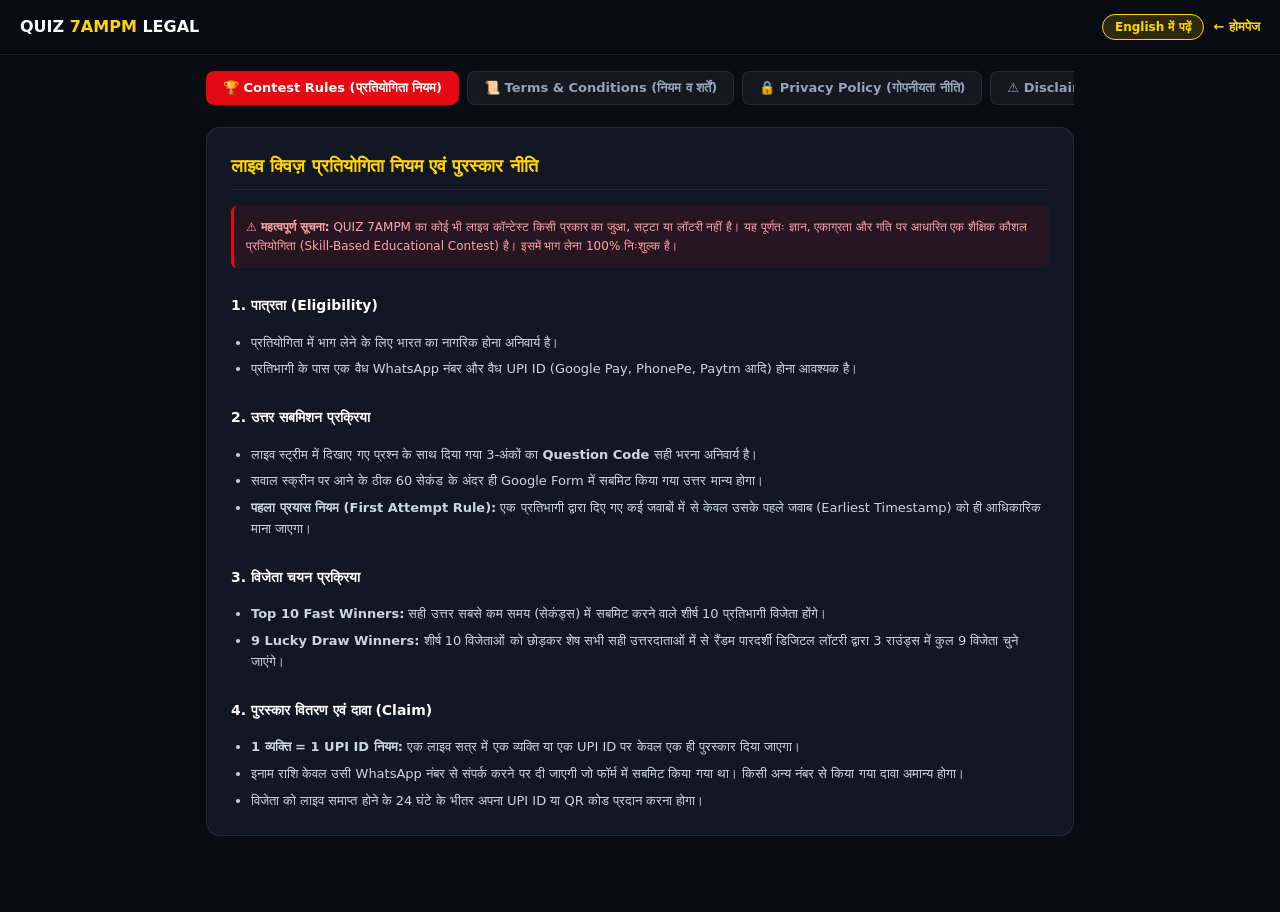
<file: legal.html>
<!DOCTYPE html>
<html lang="hi">
<head>
  <meta charset="UTF-8">
  <meta name="viewport" content="width=device-width, initial-scale=1.0">
  <title>Legal Policies, Rules & FAQ - QUIZ 7AMPM</title>
  <meta name="robots" content="index, follow">
  <meta name="theme-color" content="#e50914">

  <style>
    :root {
      --bg-dark: #090c12;
      --card-bg: rgba(20, 25, 38, 0.95);
      --card-border: rgba(255, 255, 255, 0.08);
      --primary: #e50914;
      --accent: #ffd700;
      --text-main: #f8fafc;
      --text-muted: #94a3b8;
      --success: #10b981;
    }
    * { margin:0; padding:0; box-sizing:border-box; font-family:'Segoe UI', system-ui, sans-serif; }
    body { background: var(--bg-dark); color: var(--text-main); padding-bottom: 60px; line-height: 1.6; }

    /* Header */
    .legal-header {
      background: rgba(9, 12, 18, 0.98); border-bottom: 1px solid var(--card-border);
      padding: 14px 20px; display: flex; justify-content: space-between; align-items: center;
      position: sticky; top: 0; z-index: 100; backdrop-filter: blur(10px);
    }
    .brand-title { font-weight: 800; font-size: 16px; color: #fff; }
    .brand-title span { color: var(--accent); }
    .lang-btn {
      background: rgba(255,215,0,0.15); border: 1px solid var(--accent); color: var(--accent);
      padding: 5px 12px; border-radius: 20px; font-size: 12px; font-weight: 700; cursor: pointer;
    }

    .main-wrap { max-width: 900px; margin: 0 auto; padding: 16px; display: flex; flex-direction: column; gap: 16px; }

    /* Tabs Bar */
    .tab-bar {
      display: flex; gap: 8px; overflow-x: auto; padding-bottom: 6px;
      scrollbar-width: none; -webkit-overflow-scrolling: touch;
    }
    .tab-bar::-webkit-scrollbar { display: none; }
    .tab-item {
      background: rgba(255,255,255,0.05); border: 1px solid var(--card-border);
      color: var(--text-muted); padding: 8px 16px; border-radius: 8px; font-size: 13px;
      font-weight: 700; white-space: nowrap; cursor: pointer; text-decoration: none;
    }
    .tab-item.active { background: var(--primary); color: #fff; border-color: var(--primary); }

    /* Content Card */
    .policy-card {
      background: var(--card-bg); border: 1px solid var(--card-border);
      border-radius: 14px; padding: 24px; display: flex; flex-direction: column; gap: 16px;
    }
    h2 { font-size: 18px; color: var(--accent); border-bottom: 1px solid var(--card-border); padding-bottom: 8px; }
    h3 { font-size: 14px; color: #fff; margin-top: 10px; }
    p, li { font-size: 13px; color: #cbd5e1; }
    ul { margin-left: 20px; display: flex; flex-direction: column; gap: 6px; }

    .highlight-box {
      background: rgba(229, 9, 20, 0.1); border-left: 3px solid var(--primary);
      padding: 12px; border-radius: 6px; font-size: 12px; color: #fca5a5;
    }

    /* Accordion for FAQ */
    .faq-item {
      border: 1px solid var(--card-border); border-radius: 8px; margin-bottom: 8px; overflow: hidden;
    }
    .faq-q {
      background: rgba(255,255,255,0.03); padding: 12px 14px; font-size: 13px; font-weight: 700;
      cursor: pointer; display: flex; justify-content: space-between; align-items: center;
    }
    .faq-a { display: none; padding: 12px 14px; font-size: 12px; color: #cbd5e1; background: rgba(0,0,0,0.2); }
    .faq-item.open .faq-a { display: block; }
    .faq-item.open .faq-q { color: var(--accent); }

    .back-home { color: var(--accent); text-decoration: none; font-size: 13px; font-weight: 700; display: inline-flex; align-items: center; gap: 4px; }
  </style>
</head>
<body>

  <header class="legal-header">
    <div class="brand-title">QUIZ <span>7AMPM</span> LEGAL</div>
    <div style="display:flex; align-items:center; gap:10px;">
      <button class="lang-btn" onclick="toggleLanguage()" id="langSwitcherBtn">English में पढ़ें</button>
      <a href="index.html" class="back-home">← होमपेज</a>
    </div>
  </header>

  <main class="main-wrap">
    <!-- Tab Navigation -->
    <div class="tab-bar">
      <button class="tab-item active" onclick="showLegalTab('rules', this)">🏆 Contest Rules (प्रतियोगिता नियम)</button>
      <button class="tab-item" onclick="showLegalTab('terms', this)">📜 Terms & Conditions (नियम व शर्तें)</button>
      <button class="tab-item" onclick="showLegalTab('privacy', this)">🔒 Privacy Policy (गोपनीयता नीति)</button>
      <button class="tab-item" onclick="showLegalTab('disclaimer', this)">⚠️ Disclaimer (अस्वीकरण)</button>
      <button class="tab-item" onclick="showLegalTab('faq', this)">❓ FAQ (सामान्य सवाल)</button>
    </div>

    <!-- Content Card Box -->
    <article class="policy-card" id="policyCardContent">
      <!-- Populated dynamically via JS -->
    </article>
  </main>

  <script>
    /* ================================================================
       EASY CONFIGURATION: एक जगह बदलें, पूरे लीगल पेजों पर बदल जाएगा
       ================================================================ */
    const LEGAL_CONFIG = {
      siteName: "QUIZ 7AMPM",
      channelName: "QUIZ 7AMPM Official YouTube Channel",
      contactEmail: "help.quiz7ampm@gmail.com",
      lastUpdatedHindi: "अक्टूबर 2026",
      lastUpdatedEnglish: "October 2026"
    };

    let currentLang = 'hi'; // 'hi' or 'en'
    let currentTab = 'rules';

    const LEGAL_CONTENT = {
      // 1. CONTEST & PRIZE RULES
      rules: {
        hi: {
          title: "लाइव क्विज़ प्रतियोगिता नियम एवं पुरस्कार नीति",
          html: `
            <div class="highlight-box">
              ⚠️ <strong>महत्वपूर्ण सूचना:</strong> QUIZ 7AMPM का कोई भी लाइव कॉन्टेस्ट किसी प्रकार का जुआ, सट्टा या लॉटरी नहीं है। यह पूर्णतः ज्ञान, एकाग्रता और गति पर आधारित एक शैक्षिक कौशल प्रतियोगिता (Skill-Based Educational Contest) है। इसमें भाग लेना 100% निःशुल्क है।
            </div>
            <h3>1. पात्रता (Eligibility)</h3>
            <ul>
              <li>प्रतियोगिता में भाग लेने के लिए भारत का नागरिक होना अनिवार्य है।</li>
              <li>प्रतिभागी के पास एक वैध WhatsApp नंबर और वैध UPI ID (Google Pay, PhonePe, Paytm आदि) होना आवश्यक है।</li>
            </ul>
            <h3>2. उत्तर सबमिशन प्रक्रिया</h3>
            <ul>
              <li>लाइव स्ट्रीम में दिखाए गए प्रश्न के साथ दिया गया 3-अंकों का <strong>Question Code</strong> सही भरना अनिवार्य है।</li>
              <li>सवाल स्क्रीन पर आने के ठीक 60 सेकंड के अंदर ही Google Form में सबमिट किया गया उत्तर मान्य होगा।</li>
              <li><strong>पहला प्रयास नियम (First Attempt Rule):</strong> एक प्रतिभागी द्वारा दिए गए कई जवाबों में से केवल उसके पहले जवाब (Earliest Timestamp) को ही आधिकारिक माना जाएगा।</li>
            </ul>
            <h3>3. विजेता चयन प्रक्रिया</h3>
            <ul>
              <li><strong>Top 10 Fast Winners:</strong> सही उत्तर सबसे कम समय (सेकंड्स) में सबमिट करने वाले शीर्ष 10 प्रतिभागी विजेता होंगे।</li>
              <li><strong>9 Lucky Draw Winners:</strong> शीर्ष 10 विजेताओं को छोड़कर शेष सभी सही उत्तरदाताओं में से रैंडम पारदर्शी डिजिटल लॉटरी द्वारा 3 राउंड्स में कुल 9 विजेता चुने जाएंगे।</li>
            </ul>
            <h3>4. पुरस्कार वितरण एवं दावा (Claim)</h3>
            <ul>
              <li><strong>1 व्यक्ति = 1 UPI ID नियम:</strong> एक लाइव सत्र में एक व्यक्ति या एक UPI ID पर केवल एक ही पुरस्कार दिया जाएगा।</li>
              <li>इनाम राशि केवल उसी WhatsApp नंबर से संपर्क करने पर दी जाएगी जो फॉर्म में सबमिट किया गया था। किसी अन्य नंबर से किया गया दावा अमान्य होगा।</li>
              <li>विजेता को लाइव समाप्त होने के 24 घंटे के भीतर अपना UPI ID या QR कोड प्रदान करना होगा।</li>
            </ul>
          `
        },
        en: {
          title: "Live Contest Rules & Prize Policy",
          html: `
            <div class="highlight-box">
              ⚠️ <strong>Important Notice:</strong> QUIZ 7AMPM contests are strictly skill-based educational quizzes. They do not constitute gambling, betting, or lottery under applicable Indian laws. Participation is 100% FREE.
            </div>
            <h3>1. Eligibility</h3>
            <ul>
              <li>Open to all residents of India.</li>
              <li>Participants must possess an active WhatsApp number and a valid Indian UPI address (GPay/PhonePe/Paytm).</li>
            </ul>
            <h3>2. Submission Criteria</h3>
            <ul>
              <li>The 3-digit Question Code displayed during the YouTube live stream must be accurately entered.</li>
              <li>Responses submitted within the 60-second timer window are eligible.</li>
              <li><strong>First-Attempt Rule:</strong> If multiple entries are submitted by a participant for a single question, only the earliest timestamped entry will be considered.</li>
            </ul>
            <h3>3. Winner Determination</h3>
            <ul>
              <li><strong>Top 10 Fast Winners:</strong> The earliest 10 correct submissions based strictly on Google Sheet timestamps.</li>
              <li><strong>9 Lucky Draw Winners:</strong> Filtered from the remaining correct submissions using automated, unbiased digital randomization across 3 rounds.</li>
            </ul>
            <h3>4. Prize Settlement</h3>
            <ul>
              <li><strong>Single UPI Policy:</strong> Only one prize payout per person/UPI ID per live streaming event.</li>
              <li>Prizes are settled exclusively via the contact number registered in the submission form. Unverified numbers will forfeit the award.</li>
            </ul>
          `
        }
      },

      // 2. TERMS AND CONDITIONS
      terms: {
        hi: {
          title: "नियम एवं शर्तें (Terms & Conditions)",
          html: `
            <p>अंतिम नवीनीकरण: ${LEGAL_CONFIG.lastUpdatedHindi}</p>
            <p>${LEGAL_CONFIG.siteName} वेबसाइट या यूट्यूब लाइव प्रतियोगिता का उपयोग करने पर आप निम्नलिखित शर्तों से बाध्य होने की सहमति देते हैं:</p>
            <h3>1. शैक्षिक उद्देश्य</h3>
            <p>यह मंच केवल सामान्य ज्ञान, प्रतियोगी परीक्षाओं की तैयारी और शैक्षणिक जागरूकता के लिए संचालित है।</p>
            <h3>2. बौद्धिक संपदा (Intellectual Property)</h3>
            <p>वेबसाइट पर उपलब्ध प्रश्नोत्तरी, ट्रिक कोड्स और सामग्री ${LEGAL_CONFIG.siteName} द्वारा संकलित हैं। इसका अनाधिकृत व्यावसायिक पुनरुत्पादन प्रतिबंधित है।</p>
            <h3>3. तकनीकी त्रुटि एवं इंटरनेट विलंब</h3>
            <p>प्रतिभागी के धीमे इंटरनेट, मोबाइल नेटवर्क विफलता या सर्वर लैग के कारण फॉर्म सबमिशन में होने वाली देरी के लिए आयोजक जिम्मेदार नहीं होंगे। अंतिम निर्णय Google Sheet में दर्ज आधिकारिक टाइमस्टैम्प के आधार पर होगा।</p>
            <h3>4. आयोजक का विवेकाधिकार</h3>
            <p>अनुचित साधनों, बॉट्स या स्पैम सबमिशन का उपयोग करने वाले किसी भी प्रतिभागी को बिना पूर्व सूचना अयोग्य घोषित करने का पूर्ण अधिकार आयोजकों के पास सुरक्षित है।</p>
          `
        },
        en: {
          title: "Terms and Conditions",
          html: `
            <p>Last Updated: ${LEGAL_CONFIG.lastUpdatedEnglish}</p>
            <p>By accessing ${LEGAL_CONFIG.siteName} and participating in our contests, you agree to comply with the following terms:</p>
            <h3>1. Educational Purpose</h3>
            <p>All content provided on this portal is strictly intended for educational, examination prep, and general knowledge enrichment.</p>
            <h3>2. Network Latency & Technical Issues</h3>
            <p>The organizers are not liable for transmission delays, local internet outages, or device lag experienced by users. Qualification is determined exclusively by the official server-side timestamps recorded in Google Sheets.</p>
            <h3>3. Right to Disqualify</h3>
            <p>We reserve the unconditional right to disqualify any participant attempting automation, multi-accounting, harassment, or fraudulent prize claims.</p>
          `
        }
      },

      // 3. PRIVACY POLICY
      privacy: {
        hi: {
          title: "गोपनीयता नीति (Privacy Policy)",
          html: `
            <p>अंतिम नवीनीकरण: ${LEGAL_CONFIG.lastUpdatedHindi}</p>
            <p>${LEGAL_CONFIG.siteName} आपकी व्यक्तिगत जानकारी की सुरक्षा के प्रति पूरी तरह प्रतिबद्ध है।</p>
            <h3>1. हम कौन सा डेटा एकत्र करते हैं?</h3>
            <ul>
              <li>प्रतिभागी का नाम और शहर (पारदर्शिता हेतु सार्वजनिक प्रदर्शन के लिए)।</li>
              <li>WhatsApp / संपर्क नंबर (केवल पुरस्कार वितरण व सत्यापन के लिए)।</li>
            </ul>
            <h3>2. डेटा सुरक्षा एवं गोपनीयता गारंटी</h3>
            <ul>
              <li><strong>पब्लिक शीट में मोबाइल नंबर कभी नहीं दिखाया जाता।</strong> सार्वजनिक स्क्रीन पर केवल नाम और शहर दिखाई देता है।</li>
              <li>हम आपका मोबाइल नंबर किसी भी थर्ड-पार्टी कंपनी, विज्ञापनदाता या टेलीमार्केटर को कभी नहीं बेचते या साझा करते हैं।</li>
            </ul>
            <h3>3. डेटा हटाना (Data Retention)</h3>
            <p>लाइव क्विज़ के विजेताओं को पुरस्कार वितरित करने और आवश्यक सत्यापन पूर्ण होने के पश्चात फ़ॉर्म रिस्पॉन्स डेटा को समय-समय पर सुरक्षित रूप से साफ़ (Delete) कर दिया जाता है।</p>
            <p>संपर्क हेतु ईमेल: <strong>${LEGAL_CONFIG.contactEmail}</strong></p>
          `
        },
        en: {
          title: "Privacy Policy",
          html: `
            <p>Last Updated: ${LEGAL_CONFIG.lastUpdatedEnglish}</p>
            <p>${LEGAL_CONFIG.siteName} takes your data privacy seriously. This policy explains our data practices:</p>
            <h3>1. Information Collected</h3>
            <ul>
              <li>Participant Name and City (displayed publicly for live transparency).</li>
              <li>WhatsApp Contact Number (collected solely for prize verification and payout dispatch).</li>
            </ul>
            <h3>2. Public Shielding Guarantee</h3>
            <ul>
              <li><strong>Contact numbers are strictly masked</strong> from our public-facing Google Sheets. Only administrative personnel have access during prize processing.</li>
              <li>We never sell, rent, or distribute personal phone numbers to any third-party marketing entities.</li>
            </ul>
            <h3>3. Data Purging</h3>
            <p>Submission entries are regularly cleared from our active database once prizes are acknowledged and verified.</p>
            <p>Inquiries: <strong>${LEGAL_CONFIG.contactEmail}</strong></p>
          `
        }
      },

      // 4. DISCLAIMER
      disclaimer: {
        hi: {
          title: "अस्वीकरण (Disclaimer)",
          html: `
            <h3>1. YouTube से असंबद्धता</h3>
            <p>यह प्रतियोगिता ${LEGAL_CONFIG.channelName} द्वारा स्वतंत्र रूप से आयोजित की जाती है। यह किसी भी रूप में YouTube LLC या Google LLC द्वारा प्रायोजित, समर्थित या प्रशासित नहीं है। प्रतिभागी YouTube को इस प्रतियोगिता के संबंध में सभी दायित्वों से मुक्त करते हैं।</p>
            <h3>2. समाचार व करेंट अफेयर्स सामग्री</h3>
            <p>पोर्टल पर दी गई सुर्खियां और करेंट अफेयर्स विभिन्न विश्वसनीय सार्वजनिक समाचार माध्यमों से छात्रों के अध्ययन हेतु संकलित किए गए हैं। मूल खबरों का सर्वाधिकार संबंधित समाचार संस्थानों का है।</p>
            <h3>3. वित्तीय जोखिम का अभाव</h3>
            <p>इस वेबसाइट पर किसी भी प्रकार का प्रवेश शुल्क (Entry Fee) या वित्तीय जमा स्वीकार नहीं किया जाता है। किसी भी व्यक्ति द्वारा पैसे मांगकर जीत की गारंटी देने वाले दावों से सावधान रहें।</p>
          `
        },
        en: {
          title: "Legal Disclaimer",
          html: `
            <h3>1. YouTube Non-Affiliation</h3>
            <p>This contest is operated independently by ${LEGAL_CONFIG.channelName}. It is not sponsored, endorsed, administered by, or associated with YouTube LLC or Google LLC. Participants fully release YouTube from any liabilities associated with this contest.</p>
            <h3>2. Content Attribution</h3>
            <p>Headlines and news summaries are aggregated for educational purposes from public media sources. All proprietary copyrights belong to their respective publishers.</p>
            <h3>3. No Financial Risk</h3>
            <p>Participation is completely free of charge. We never request entry fees, deposits, or sensitive banking credentials.</p>
          `
        }
      },

      // 5. FAQ
      faq: {
        hi: {
          title: "अक्सर पूछे जाने वाले सवाल (Frequently Asked Questions)",
          html: `
            <div class="faq-item open">
              <div class="faq-q" onclick="toggleFaq(this)">Q1. क्या प्रतियोगिता में भाग लेने के लिए कोई फ़ीस है? <span>▼</span></div>
              <div class="faq-a">नहीं, यह 100% मुफ़्त है। किसी भी छात्र से कोई शुल्क नहीं लिया जाता।</div>
            </div>
            <div class="faq-item">
              <div class="faq-q" onclick="toggleFaq(this)">Q2. मुझे Question Code कहाँ से मिलेगा? <span>▼</span></div>
              <div class="faq-a">Question Code (उदा. 3-अंक का नंबर) यूट्यूब लाइव स्ट्रीम के दौरान सवाल के साथ स्क्रीन पर दिखाया जाता है।</div>
            </div>
            <div class="faq-item">
              <div class="faq-q" onclick="toggleFaq(this)">Q3. क्या मैं एक से अधिक बार उत्तर सबमिट कर सकता हूँ? <span>▼</span></div>
              <div class="faq-a">आप कर सकते हैं, लेकिन हमारा सिस्टम केवल आपके सबसे पहले सबमिशन (First Attempt) को ही मान्य गिनेगा। बाकी सबमिशन स्वतः रद्द हो जाएंगे।</div>
            </div>
            <div class="faq-item">
              <div class="faq-q" onclick="toggleFaq(this)">Q4. विजेता चुने जाने के बाद इनाम कैसे मिलता है? <span>▼</span></div>
              <div class="faq-a">लाइव समाप्त होने के बाद हमारी टीम आपके फॉर्म में दिए गए WhatsApp नंबर पर संपर्क करेगी और UPI द्वारा नकद पुरस्कार सीधे आपके खाते में भेज दिया जाएगा।</div>
            </div>
            <div class="faq-item">
              <div class="faq-q" onclick="toggleFaq(this)">Q5. क्या मेरी निजी जानकारी सुरक्षित है? <span>▼</span></div>
              <div class="faq-a">हाँ, बिल्कुल! आपका WhatsApp नंबर पब्लिक शीट में कभी नहीं दिखाया जाता। वह पूरी तरह एन्क्रिप्टेड और सुरक्षित रहता है।</div>
            </div>
          `
        },
        en: {
          title: "Frequently Asked Questions (FAQ)",
          html: `
            <div class="faq-item open">
              <div class="faq-q" onclick="toggleFaq(this)">Q1. Is there an entry fee to join the quiz? <span>▼</span></div>
              <div class="faq-a">No. All our quizzes and contests are 100% free of cost.</div>
            </div>
            <div class="faq-item">
              <div class="faq-q" onclick="toggleFaq(this)">Q2. Where do I find the Question Code? <span>▼</span></div>
              <div class="faq-a">The 3-digit Question Code is displayed directly on the video screen during the YouTube live broadcast.</div>
            </div>
            <div class="faq-item">
              <div class="faq-q" onclick="toggleFaq(this)">Q3. Can I submit multiple answers for a single question? <span>▼</span></div>
              <div class="faq-a">You may only have your first recorded submission counted. Any subsequent submissions are automatically disregarded by our deduplication engine.</div>
            </div>
            <div class="faq-item">
              <div class="faq-q" onclick="toggleFaq(this)">Q4. How are winners paid? <span>▼</span></div>
              <div class="faq-a">Winners are contacted directly via the WhatsApp number entered in their submission form. Prize money is disbursed via UPI transfer within 24 hours.</div>
            </div>
            <div class="faq-item">
              <div class="faq-q" onclick="toggleFaq(this)">Q5. Is my WhatsApp number publicly exposed? <span>▼</span></div>
              <div class="faq-a">Never. Public display sheets strictly exclude phone numbers. Only names and locations are displayed for transparency.</div>
            </div>
          `
        }
      }
    };

    function renderPolicy() {
      const container = document.getElementById('policyCardContent');
      const data = LEGAL_CONTENT[currentTab][currentLang];
      container.innerHTML = `
        <h2>${data.title}</h2>
        ${data.html}
      `;
    }

    function showLegalTab(tabKey, btn) {
      currentTab = tabKey;
      document.querySelectorAll('.tab-item').forEach(b => b.classList.remove('active'));
      btn.classList.add('active');
      renderPolicy();
    }

    function toggleLanguage() {
      currentLang = currentLang === 'hi' ? 'en' : 'hi';
      document.getElementById('langSwitcherBtn').innerText = currentLang === 'hi' ? 'English में पढ़ें' : 'हिन्दी में पढ़ें';
      renderPolicy();
    }

    function toggleFaq(el) {
      const parent = el.parentElement;
      parent.classList.toggle('open');
    }

    // Auto-load on start
    document.addEventListener('DOMContentLoaded', () => {
      const urlParams = new URLSearchParams(window.location.search);
      const tabParam = urlParams.get('tab');
      if (tabParam && LEGAL_CONTENT[tabParam]) {
        currentTab = tabParam;
        document.querySelectorAll('.tab-item').forEach(b => {
          if (b.getAttribute('onclick').includes(`'${tabParam}'`)) b.classList.add('active');
          else b.classList.remove('active');
        });
      }
      renderPolicy();
    });
  </script>
</body>
</html>
</file>
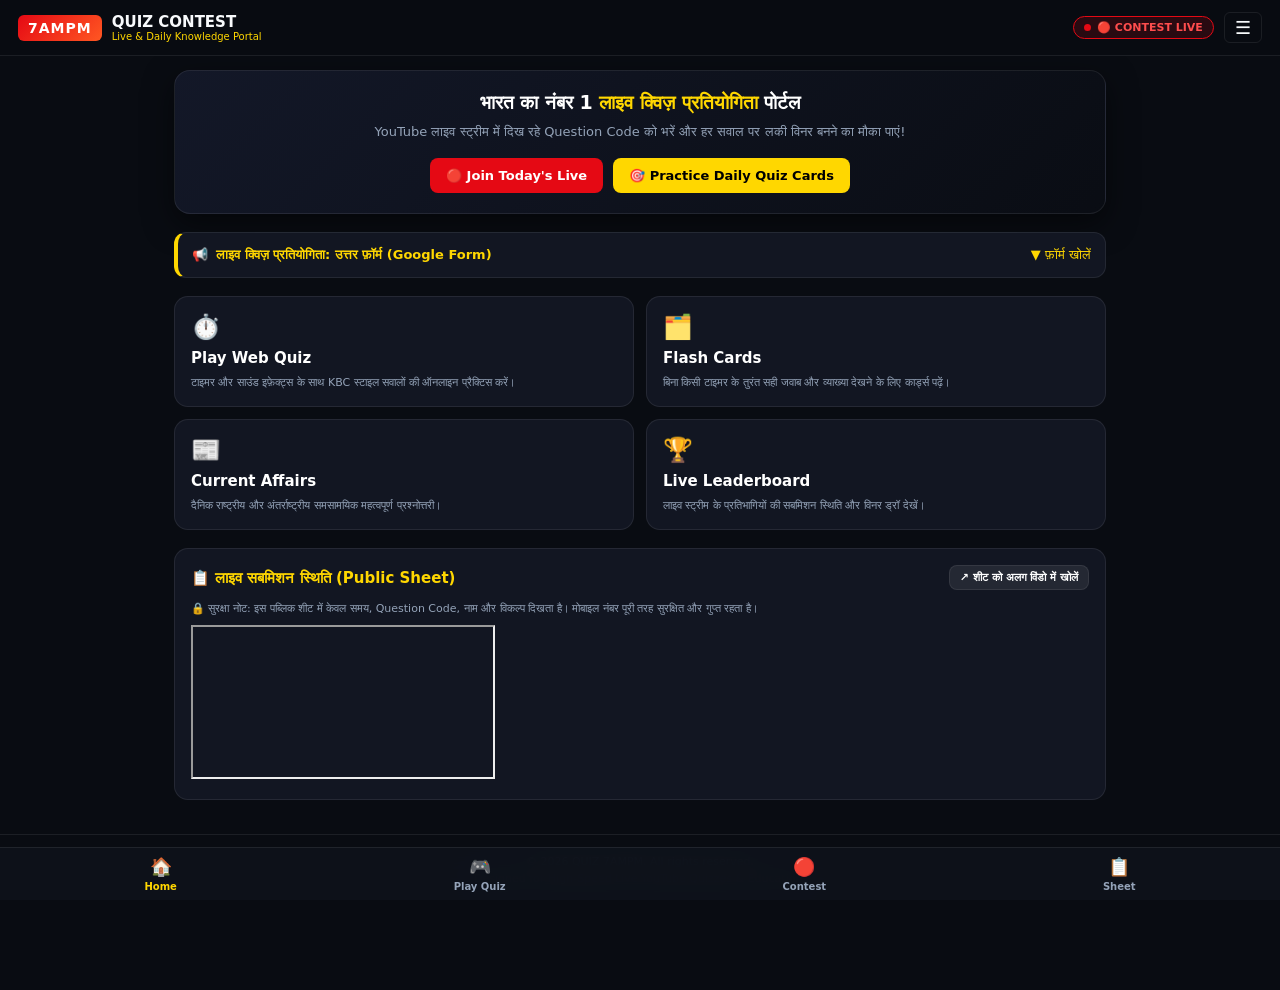
<file: Mainindex.html>
<!DOCTYPE html>
<html lang="hi">
<head>
  <meta charset="UTF-8">
  <meta name="viewport" content="width=device-width, initial-scale=1.0">
  <title>QUIZ 7AMPM - Live Contest & GK Hub</title>

  <!-- ==========================================
       ALL CSS STYLES EMBEDDED DIRECTLY
       (No external style.css needed)
       ========================================== -->
  <style>
    :root {
      --bg-dark: #090c12;
      --card-bg: rgba(20, 25, 38, 0.85);
      --card-border: rgba(255, 255, 255, 0.08);
      --primary: #e50914;
      --accent: #ffd700;
      --accent-glow: rgba(255, 215, 0, 0.35);
      --text-main: #f8fafc;
      --text-muted: #94a3b8;
      --success: #10b981;
      --info: #3b82f6;
      --dock-bg: rgba(14, 18, 27, 0.95);
    }

    * {
      margin: 0;
      padding: 0;
      box-sizing: border-box;
      font-family: 'Segoe UI', system-ui, -apple-system, sans-serif;
    }

    body {
      background-color: var(--bg-dark);
      color: var(--text-main);
      padding-bottom: 85px;
      overflow-x: hidden;
    }

    /* Top Sticky Header */
    .app-header {
      position: sticky;
      top: 0;
      z-index: 100;
      background: rgba(9, 12, 18, 0.96);
      backdrop-filter: blur(12px);
      border-bottom: 1px solid var(--card-border);
      padding: 12px 18px;
      display: flex;
      justify-content: space-between;
      align-items: center;
    }

    .brand-wrap {
      display: flex;
      align-items: center;
      gap: 10px;
    }

    .brand-logo {
      background: linear-gradient(135deg, var(--primary), #ff5722);
      color: #fff;
      font-weight: 900;
      font-size: 14px;
      padding: 5px 10px;
      border-radius: 6px;
      letter-spacing: 1px;
    }

    .brand-text h1 {
      font-size: 15px;
      font-weight: 800;
      color: var(--text-main);
    }

    .brand-text p {
      font-size: 10px;
      color: var(--accent);
    }

    .header-right {
      display: flex;
      align-items: center;
      gap: 10px;
    }

    .live-indicator {
      display: inline-flex;
      align-items: center;
      gap: 6px;
      background: rgba(229, 9, 20, 0.15);
      border: 1px solid var(--primary);
      color: #ff4d4d;
      font-size: 11px;
      font-weight: 800;
      padding: 4px 10px;
      border-radius: 20px;
    }

    .pulse-dot {
      width: 7px;
      height: 7px;
      background: var(--primary);
      border-radius: 50%;
      animation: pulseAnim 1.2s infinite;
    }

    @keyframes pulseAnim {
      0% { transform: scale(0.9); opacity: 0.6; }
      50% { transform: scale(1.3); opacity: 1; }
      100% { transform: scale(0.9); opacity: 0.6; }
    }

    .menu-toggle-btn {
      background: transparent;
      border: 1px solid var(--card-border);
      color: var(--text-main);
      font-size: 18px;
      padding: 4px 10px;
      border-radius: 6px;
      cursor: pointer;
    }

    /* Side Drawer Menu */
    .side-drawer {
      position: fixed;
      top: 0;
      right: -280px;
      width: 270px;
      height: 100vh;
      background: #111522;
      border-left: 1px solid var(--card-border);
      z-index: 200;
      transition: right 0.3s ease;
      padding: 20px;
      display: flex;
      flex-direction: column;
      gap: 16px;
    }

    .side-drawer.open {
      right: 0;
    }

    .drawer-header {
      display: flex;
      justify-content: space-between;
      align-items: center;
      border-bottom: 1px solid var(--card-border);
      padding-bottom: 10px;
    }

    .drawer-nav a {
      display: block;
      color: var(--text-main);
      text-decoration: none;
      padding: 10px 0;
      font-size: 14px;
      border-bottom: 1px dashed rgba(255, 255, 255, 0.05);
    }

    /* Container */
    .main-wrapper {
      max-width: 960px;
      margin: 0 auto;
      padding: 14px;
      display: flex;
      flex-direction: column;
      gap: 18px;
    }

    /* Hero Section */
    .hero-card {
      background: linear-gradient(135deg, rgba(20, 25, 42, 0.95) 0%, rgba(10, 13, 20, 0.98) 100%);
      border: 1px solid var(--card-border);
      border-radius: 16px;
      padding: 20px 18px;
      text-align: center;
      box-shadow: 0 10px 30px rgba(0, 0, 0, 0.5);
    }

    .hero-card h2 {
      font-size: 19px;
      font-weight: 900;
      color: #fff;
      margin-bottom: 8px;
    }

    .hero-card h2 span {
      color: var(--accent);
    }

    .hero-card p {
      font-size: 13px;
      color: var(--text-muted);
      line-height: 1.5;
      margin-bottom: 16px;
    }

    .hero-actions {
      display: flex;
      justify-content: center;
      gap: 10px;
      flex-wrap: wrap;
    }

    .btn {
      padding: 10px 16px;
      border-radius: 8px;
      font-size: 13px;
      font-weight: 700;
      text-decoration: none;
      cursor: pointer;
      display: inline-flex;
      align-items: center;
      gap: 6px;
      border: none;
      transition: 0.15s;
    }

    .btn:active { transform: scale(0.97); }
    .btn-primary { background: var(--primary); color: #fff; }
    .btn-accent { background: var(--accent); color: #000; font-weight: 800; }
    .btn-secondary { background: rgba(255, 255, 255, 0.08); color: #fff; border: 1px solid var(--card-border); }

    /* Expandable Accordion Box */
    .announcement-box {
      background: var(--card-bg);
      border: 1px solid var(--card-border);
      border-left: 4px solid var(--accent);
      border-radius: 12px;
      overflow: hidden;
    }

    .announcement-bar {
      padding: 14px;
      display: flex;
      justify-content: space-between;
      align-items: center;
      cursor: pointer;
      user-select: none;
    }

    .announcement-title {
      display: flex;
      align-items: center;
      gap: 8px;
      font-size: 13px;
      font-weight: 800;
      color: var(--accent);
    }

    .announcement-body {
      display: none;
      background: rgba(10, 14, 22, 0.7);
      padding: 14px;
      border-top: 1px solid var(--card-border);
    }
    .announcement-body.active {
      display: block;
    }

    /* Embedded Iframe Container */
    .iframe-embed-box {
      width: 100%;
      height: 540px;
      border-radius: 10px;
      overflow: hidden;
      border: 1px solid var(--card-border);
      background: #fff;
      margin-top: 10px;
    }
    .iframe-embed-box iframe {
      width: 100%;
      height: 100%;
      border: none;
    }

    /* 2x2 Feature Grid Boxes */
    .feature-grid {
      display: grid;
      grid-template-columns: repeat(2, 1fr);
      gap: 12px;
    }

    @media (max-width: 520px) {
      .feature-grid { grid-template-columns: 1fr; }
    }

    .square-card {
      background: var(--card-bg);
      border: 1px solid var(--card-border);
      border-radius: 14px;
      padding: 16px;
      display: flex;
      flex-direction: column;
      gap: 8px;
      text-decoration: none;
      color: inherit;
      transition: transform 0.2s ease, border-color 0.2s ease;
    }

    .square-card:hover {
      transform: translateY(-2px);
      border-color: var(--accent);
    }

    .square-icon { font-size: 24px; }
    .square-card h3 { font-size: 15px; color: #fff; font-weight: 800; }
    .square-card p { font-size: 11px; color: var(--text-muted); line-height: 1.4; }

    /* Public Live Sheet Display Section */
    .public-sheet-section {
      background: var(--card-bg);
      border: 1px solid var(--card-border);
      border-radius: 14px;
      padding: 16px;
    }

    .sheet-section-header {
      display: flex;
      justify-content: space-between;
      align-items: center;
      margin-bottom: 12px;
      flex-wrap: wrap;
      gap: 8px;
    }

    /* Mobile Bottom Floating Dock */
    .bottom-dock {
      position: fixed;
      bottom: 0;
      left: 0;
      right: 0;
      background: var(--dock-bg);
      backdrop-filter: blur(14px);
      border-top: 1px solid var(--card-border);
      display: flex;
      justify-content: space-around;
      padding: 8px 6px;
      z-index: 100;
    }

    .dock-item {
      display: flex;
      flex-direction: column;
      align-items: center;
      gap: 4px;
      text-decoration: none;
      color: var(--text-muted);
      font-size: 10px;
      font-weight: 700;
    }

    .dock-item.active,
    .dock-item:hover { color: var(--accent); }
    .dock-icon { font-size: 18px; }

    /* Footer */
    .app-footer {
      text-align: center;
      padding: 20px 14px;
      font-size: 11px;
      color: var(--text-muted);
      border-top: 1px solid var(--card-border);
      margin-top: 20px;
    }
    /* Jab contest band ho to form aur embed gayab rahega */
.announcement-box.is-closed .iframe-embed-box,
.announcement-box.is-closed #googleFormActionBtn,
.announcement-box.is-closed a[href*="forms"] {
  display: none !important;
}
.announcement-box.is-closed .closed-msg {
  display: block !important;
}
.closed-msg {
  display: none;
  padding: 15px;
  text-align: center;
  background: rgba(229, 9, 20, 0.1);
  border: 1px dashed var(--primary);
  border-radius: 8px;
  color: #ff9999;
  font-size: 13px;
  font-weight: bold;
}
.iframe-embed-box {
  width: 100%;
  height: 480px; /* Unchayi thodi badhayein */
  border-radius: 10px;
  overflow-y: auto; /* Scroll allow karein */
  -webkit-overflow-scrolling: touch;
  background: #0a0d14;
}

.iframe-embed-box iframe {
  width: 100%;
  min-height: 100%;
  border: none;
  display: block;
}

  </style>
</head>
<body>

  <!-- ================= TOP HEADER ================= -->
  <header class="app-header">
    <div class="brand-wrap">
      <div class="brand-logo">7AMPM</div>
      <div class="brand-text">
        <h1>QUIZ CONTEST</h1>
        <p>Live & Daily Knowledge Portal</p>
      </div>
    </div>
    <div class="header-right">
      <div class="live-indicator">
        <span class="pulse-dot"></span>
        <span>🔴 CONTEST LIVE</span>
      </div>
      <button class="menu-toggle-btn" onclick="toggleDrawer()">☰</button>
    </div>
  </header>

  <!-- ================= SIDE DRAWER ================= -->
  <aside class="side-drawer" id="sideDrawer">
    <div class="drawer-header">
      <h3 style="color: var(--accent);">Menu</h3>
      <button class="menu-toggle-btn" onclick="toggleDrawer()">✕</button>
    </div>
    <nav class="drawer-nav">
      <a href="index.html">🏠 होमपेज (Home)</a>
      <a href="Quizpage.html">🎯 डेली क्विज़ कार्ड्स (Play Quiz)</a>
      <a href="#contestSection">🔴 लाइव क्विज़ कॉन्टेस्ट (Contest Hub)</a>
      <a href="#publicSheetSection">📋 लाइव सबमिशन शीट (Public Sheet)</a>
      <a href="admin.html">🔐 एडमिन / विनर ड्रॉ पैनल (Admin)</a>
    </nav>
  </aside>

  <!-- ================= MAIN CONTENT ================= -->
  <main class="main-wrapper">

    <!-- 1. Hero Card -->
    <section class="hero-card">
      <h2>भारत का नंबर 1 <span>लाइव क्विज़ प्रतियोगिता</span> पोर्टल</h2>
      <p>YouTube लाइव स्ट्रीम में दिख रहे Question Code को भरें और हर सवाल पर लकी विनर बनने का मौका पाएं!</p>
      <div class="hero-actions">
        <a href="#contestSection" class="btn btn-primary">🔴 Join Today's Live</a>
        <a href="Quizpage.html" class="btn btn-accent">🎯 Practice Daily Quiz Cards</a>
      </div>
    </section>
    <!-- 2. Expandable Announcement & Google Form Hub -->
    <section class="announcement-box is-closed" id="contestSection">
      
      <!-- Top Clickable Bar -->
      <div class="announcement-bar" onclick="toggleAnnouncement()">
        <div class="announcement-title">
          <span>📢</span>
          <span>लाइव क्विज़ प्रतियोगिता: उत्तर फ़ॉर्म (Google Form)</span>
        </div>
        <span id="expandIcon" style="font-size: 13px; color: var(--accent);">▼ फ़ॉर्म खोलें</span>
      </div>

      <!-- Expandable Body Content -->
      <div class="announcement-body" id="announcementBody">
        
        <!-- जब Contest बंद होगा तब सिर्फ यह मैसेज दिखेगा -->
        <div class="closed-msg">
          🚫 आज का लाइव कॉन्टेस्ट समाप्त हो चुका है! अगला कॉन्टेस्ट जल्द घोषित किया जाएगा।
        </div>

        <!-- नियम (जब Contest चालू होगा तब दिखेगा) -->
        <p style="font-size: 12px; color: #cbd5e1; line-height: 1.5; margin-bottom: 12px;">
          🔴 <strong>नियम:</strong> लाइव स्क्रीन पर दिखाया गया <em>Question Code</em> लिखें और 60 सेकंड के भीतर विकल्प चुनकर सबमिट करें।
        </p>

        <!-- Google Form Embed (जब Contest चालू होगा तब दिखेगा) -->
        <div class="iframe-embed-box">
          <iframe 
            src="https://forms.gle/Zq6u4SUzHKr4xFUr6?embedded=true" 
            title="Quiz Contest Google Form">
            लोड हो रहा है…
          </iframe>
        </div>

        <!-- External Tab Button (जब Contest चालू होगा तब दिखेगा) -->
        <div style="margin-top: 12px; text-align: center;">
          <a href="https://forms.gle/Zq6u4SUzHKr4xFUr6" target="_blank" class="btn btn-secondary" style="font-size: 12px; width: 100%; justify-content: center;">
            ↗️ Google Form को अलग विंडो/टैब में खोलें (Open in New Tab)
          </a>
        </div>

        <!-- ==============================================================
             GOOGLE FORM OPTION 2: OPEN IN NEW TAB BUTTON
             (क्लिक करने पर Google Form नए टैब में पूरा बड़ा खुलेगा)
             ============================================================== --
        <div style="margin-top: 12px; text-align: center;">
          <!-- ⚠️ नीचे href="" में अपना Google Form का Short URL पेस्ट करें --
          <a href="https://forms.gle/Zq6u4SUzHKr4xFUr6" target="_blank" class="btn btn-secondary" style="font-size: 12px; width: 100%; justify-content: center;">
            ↗️ Google Form को अलग विंडो/टैब में खोलें (Open in New Tab)
          </a>
        </div>
        -->
      </div>
    </section>

    <!-- 2. Expandable Announcement & Google Form Hub --
    <section class="announcement-box" id="contestSection">
      <div class="announcement-bar" onclick="toggleAnnouncement()">
        <div class="announcement-title">
          <span>📢</span>
          <span>लाइव क्विज़ प्रतियोगिता: उत्तर फ़ॉर्म (Google Form)</span>
        </div>
        <span id="expandIcon" style="font-size: 13px; color: var(--accent);">▼ फ़ॉर्म खोलें</span>
      </div>

      <div class="announcement-body" id="announcementBody">
        <p style="font-size: 12px; color: #cbd5e1; line-height: 1.5; margin-bottom: 12px;">
          🔴 <strong>नियम:</strong> लाइव स्क्रीन पर दिखाया गया <em>Question Code (उदा. QC-101, QC-102)</em> लिखें और 60 सेकंड के भीतर विकल्प चुनकर सबमिट करें।
        </p>

        <!-- ==============================================================
             GOOGLE FORM OPTION 1: EMBEDDED INSIDE HOMEPAGE (IFRAME)
             (अगर अंदर नहीं दिखाना हो, तो इस पूरे <div> को डिलीट या कमेंट कर दें)
             ============================================================== --
        <div class="iframe-embed-box">
          <!-- ⚠️ नीचे src="" में अपने Google Form का लिंक डालें (अंत में ?embedded=true ज़रूर रखें) --
          <iframe 
            src="https://forms.gle/Zq6u4SUzHKr4xFUr6" ?embedded=true;
            title="Quiz Contest Google Form">
            लोड हो रहा है…
          </iframe>
        </div>

        <!-- ==============================================================
             GOOGLE FORM OPTION 2: OPEN IN NEW TAB BUTTON
             (क्लिक करने पर Google Form नए टैब में पूरा बड़ा खुलेगा)
             ============================================================== --
        <div style="margin-top: 12px; text-align: center;">
          <!-- ⚠️ नीचे href="" में अपना Google Form का Short URL पेस्ट करें --
          <a href="https://forms.gle/Zq6u4SUzHKr4xFUr6" target="_blank" class="btn btn-secondary" style="font-size: 12px; width: 100%; justify-content: center;">
            ↗️ Google Form को अलग विंडो/टैब में खोलें (Open in New Tab)
          </a>
        </div>
        --
      </div>
    </section>
-->
    <!-- 3. Feature Square Grid (2x2) -->
    <section class="feature-grid">
      <a href="Quizpage.html" class="square-card">
        <div class="square-icon">⏱️</div>
        <h3>Play Web Quiz</h3>
        <p>टाइमर और साउंड इफ़ेक्ट्स के साथ KBC स्टाइल सवालों की ऑनलाइन प्रैक्टिस करें।</p>
      </a>

      <a href="Quizpage.html" class="square-card">
        <div class="square-icon">🗂️</div>
        <h3>Flash Cards</h3>
        <p>बिना किसी टाइमर के तुरंत सही जवाब और व्याख्या देखने के लिए कार्ड्स पढ़ें।</p>
      </a>

      <a href="Quizpage.html" class="square-card">
        <div class="square-icon">📰</div>
        <h3>Current Affairs</h3>
        <p>दैनिक राष्ट्रीय और अंतर्राष्ट्रीय समसामयिक महत्वपूर्ण प्रश्नोत्तरी।</p>
      </a>

      <a href="#publicSheetSection" class="square-card">
        <div class="square-icon">🏆</div>
        <h3>Live Leaderboard</h3>
        <p>लाइव स्ट्रीम के प्रतिभागियों की सबमिशन स्थिति और विनर ड्रॉ देखें।</p>
      </a>
    </section>

    <!-- 4. Public Google Sheet Section (Live Transparency Hub) -->
    <section class="public-sheet-section" id="publicSheetSection">
      <div class="sheet-section-header">
        <h3 style="font-size: 15px; color: var(--accent);">📋 लाइव सबमिशन स्थिति (Public Sheet)</h3>
        
        <!-- ==============================================================
             PUBLIC SHEET OPTION 1: OPEN IN NEW WINDOW BUTTON
             ============================================================== -->
        <!-- ⚠️ नीचे href="" में अपनी Public Sheet का View-Only लिंक पेस्ट करें -->
        <a href="https://docs.google.com/spreadsheets/d/1jV4c9vL8Lk3ZI9ySxRgjlFod3DuQLBTFRQYnZ5mKDxs/htmlview" target="_blank" class="btn btn-secondary" style="font-size: 11px; padding: 5px 10px;">
          ↗️ शीट को अलग विंडो में खोलें
        </a>
      </div>

      <p style="font-size: 11px; color: var(--text-muted); margin-bottom: 10px;">
        🔒 सुरक्षा नोट: इस पब्लिक शीट में केवल समय, Question Code, नाम और विकल्प दिखता है। मोबाइल नंबर पूरी तरह सुरक्षित और गुप्त रहता है।
      </p>

      <!-- ==============================================================
           PUBLIC SHEET OPTION 2: EMBEDDED DIRECTLY ON HOMEPAGE
           (अगर अंदर शीट नहीं दिखानी हो, तो इस <div> को हटा सकते हैं)
           ============================================================== -->
     <!-- <div class="iframe-embed-box" style="height: 400px; background: #0a0d14;">
        <!-- ⚠️ नीचे src="" में अपनी Public Sheet का Embed URL डालें:
             (File > Share > Publish to web > Embed > Sheet1 चुनकर मिला लिंक) -->
        <iframe 
          src="https://docs.google.com/spreadsheets/d/e/2PACX-1vTv1kZfFL-W57B1qo_DQpqSY2NUJESVsopNGM8e2tNcxfgu9iEPunpQxEtXHKf37NnlFPHXM14fNCkz/pubhtml?widget=true&amp;headers=false" 
          title="Public Submissions Live Sheet">
          पब्लिक शीट लोड हो रही है…
        </iframe>
      </div>

    </section>

  </main>
  <!-- ================= FOOTER ================= -->
  <footer class="app-footer">
    <p>© 2026 QUIZ 7AMPM. All rights reserved.</p>
    <p style="margin-top: 4px;">Designed for High-Speed Live YouTube Quizzes & Education.</p>
  </footer>

  <!-- ================= MOBILE FLOATING DOCK ================= -->
  <nav class="bottom-dock">
    <a href="index.html" class="dock-item active">
      <span class="dock-icon">🏠</span>
      <span>Home</span>
    </a>
    <a href="Quizpage.html" class="dock-item">
      <span class="dock-icon">🎮</span>
      <span>Play Quiz</span>
    </a>
    <a href="#contestSection" class="dock-item">
      <span class="dock-icon">🔴</span>
      <span>Contest</span>
    </a>
    <a href="#publicSheetSection" class="dock-item">
      <span class="dock-icon">📋</span>
      <span>Sheet</span>
    </a>
  </nav>

  <!-- ================= INLINE JAVASCRIPT LOGIC ================= -->
  <script>
    // 1. Navigation Drawer Toggle
    function toggleDrawer() {
      const drawer = document.getElementById('sideDrawer');
      drawer.classList.toggle('open');
    }

    // 2. Expandable Accordion Toggle
    function toggleAnnouncement() {
      const body = document.getElementById('announcementBody');
      const icon = document.getElementById('expandIcon');
      body.classList.toggle('active');
      if (body.classList.contains('active')) {
        icon.innerText = "▲ फ़ॉर्म बंद करें";
      } else {
        icon.innerText = "▼ फ़ॉर्म खोलें";
      }
    }
    // Right-click disable karne ke liye
document.addEventListener('contextmenu', event => event.preventDefault());

// F12 aur Ctrl+Shift+I (Inspect shortcut) block karne ke liye
document.onkeydown = function(e) {
  if (e.keyCode == 123) return false; // F12
  if (e.ctrlKey && e.shiftKey && (e.keyCode == 'I'.charCodeAt(0) || e.keyCode == 'J'.charCodeAt(0))) return false;
  if (e.ctrlKey && e.keyCode == 'U'.charCodeAt(0)) return false; // View Source
};

  </script>
</body>
</html>
</file>
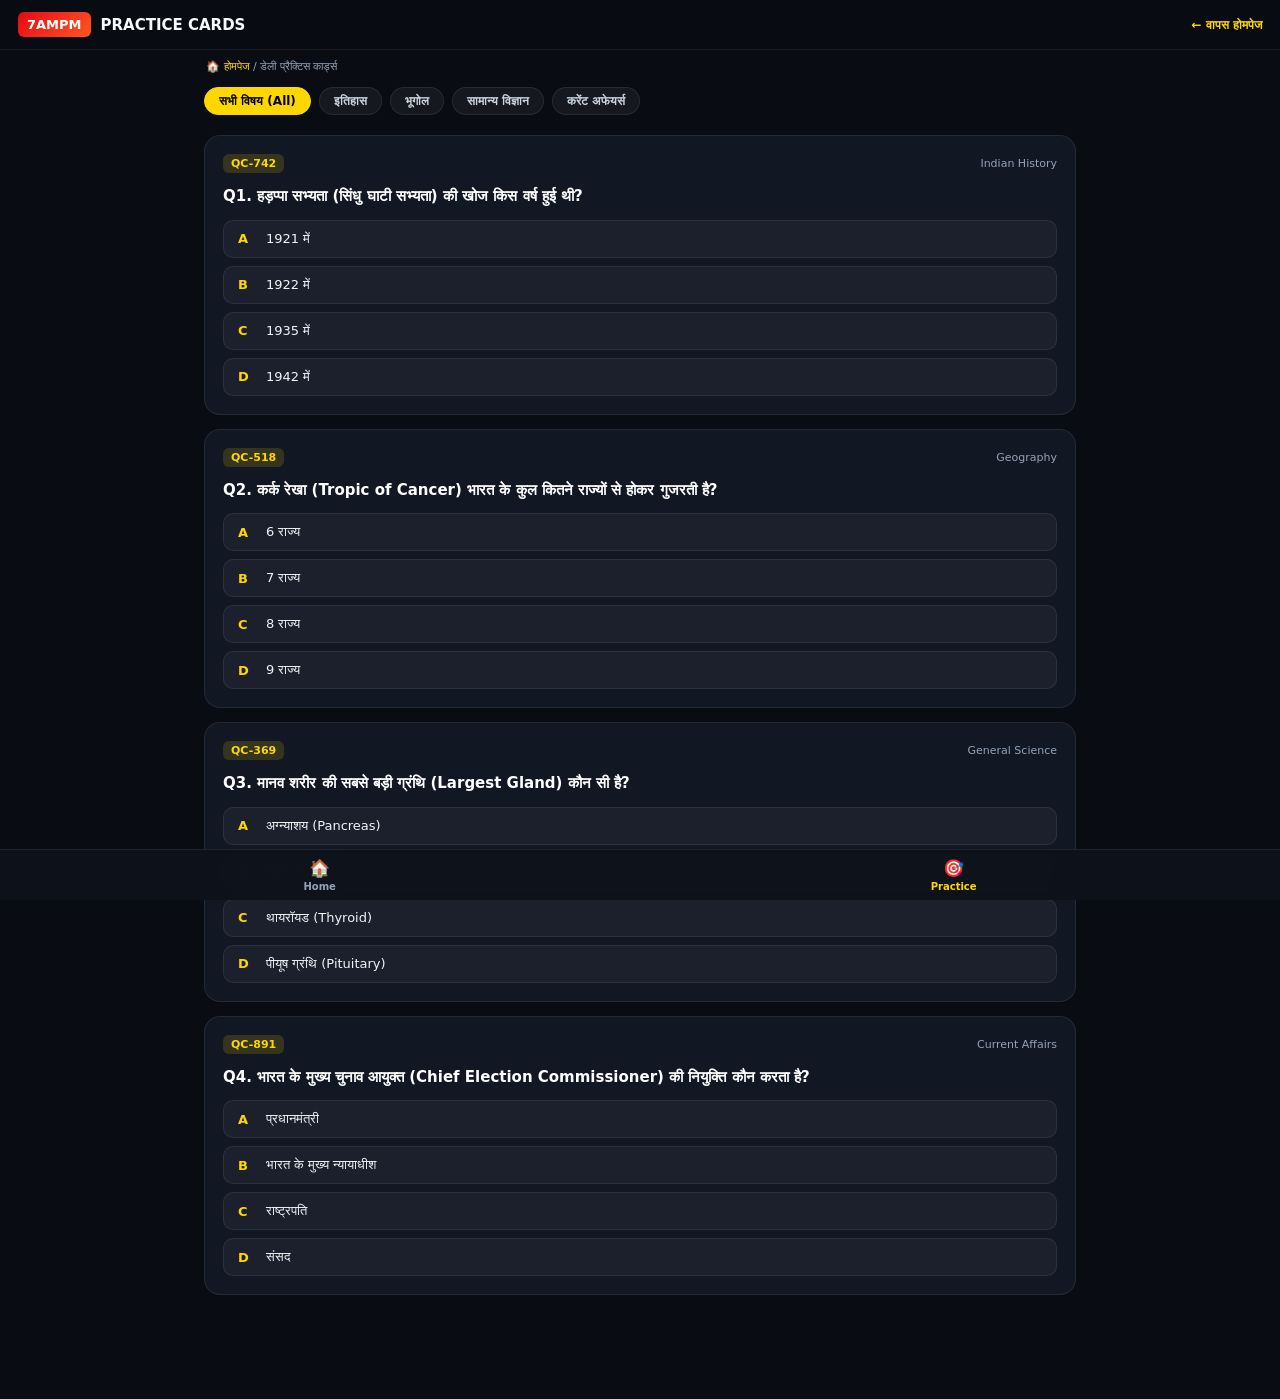
<file: Quizpage.html>
<!DOCTYPE html>
<html lang="hi">
<head>
  <meta charset="UTF-8">
  <meta name="viewport" content="width=device-width, initial-scale=1.0">
  <title>डेली GK क्विज़ व फ्लैश कार्ड्स - QUIZ 7AMPM</title>

  <!-- Technical SEO -->
  <meta name="title" content="डेली GK क्विज़ व फ्लैश कार्ड्स - QUIZ 7AMPM">
  <meta name="description" content="इतिहास, भूगोल, साइंस और करेंट अफेयर्स के महत्वपूर्ण बहुविकल्पीय प्रश्नों का अभ्यास करें। तुरंत सही उत्तर और व्याख्या देखें।">
  <meta name="keywords" content="GK Practice Test, Daily GK Cards Hindi, Hindi Current Affairs Quiz, Railway Exam Practice, SSC GD GK">
  <meta name="robots" content="index, follow">
  <meta name="theme-color" content="#e50914">

  <!-- Open Graph -->
  <meta property="og:type" content="article">
  <meta property="og:url" content="https://quiz7ampm.com/quizpage.html">
  <meta property="og:title" content="डेली GK क्विज़ कार्ड्स - QUIZ 7AMPM">
  <meta property="og:description" content="प्रतियोगी परीक्षाओं के लिए महत्वपूर्ण प्रश्नोत्तरी हल करें।">
  <meta property="og:image" content="https://quiz7ampm.com/assets/og-banner.jpg">

  <link rel="canonical" href="https://quiz7ampm.com/quizpage.html">
  <link rel="icon" href="data:image/svg+xml,<svg xmlns=%22http://www.w3.org/2000/svg%22 viewBox=%220 0 100 100%22><text y=%22.9em%22 font-size=%2290%22>🎯</text></svg>">

  <!-- JSON-LD Breadcrumb & Quiz Schema -->
  <script type="application/ld+json">
  {
    "@context": "https://schema.org",
    "@graph": [
      {
        "@type": "BreadcrumbList",
        "itemListElement": [
          {
            "@type": "ListItem",
            "position": 1,
            "name": "होमपेज",
            "item": "https://quiz7ampm.com/"
          },
          {
            "@type": "ListItem",
            "position": 2,
            "name": "GK क्विज़ कार्ड्स",
            "item": "https://quiz7ampm.com/quizpage.html"
          }
        ]
      },
      {
        "@type": "Quiz",
        "name": "General Knowledge & Current Affairs Practice Quiz",
        "educationalLevel": "Intermediate",
        "inLanguage": "hi"
      }
    ]
  }
  </script>

  <style>
    :root {
      --bg-dark: #090c12;
      --card-bg: rgba(20, 25, 38, 0.95);
      --card-border: rgba(255, 255, 255, 0.08);
      --primary: #e50914;
      --accent: #ffd700;
      --text-main: #f8fafc;
      --text-muted: #94a3b8;
      --success: #10b981;
      --wrong: #ef4444;
      --dock-bg: rgba(14, 18, 27, 0.96);
    }

    * { margin: 0; padding: 0; box-sizing: border-box; font-family: 'Segoe UI', system-ui, -apple-system, sans-serif; }
    body { background-color: var(--bg-dark); color: var(--text-main); padding-bottom: 90px; }

    .app-header {
      position: sticky; top: 0; z-index: 100;
      background: rgba(9, 12, 18, 0.97); backdrop-filter: blur(12px);
      border-bottom: 1px solid var(--card-border);
      padding: 12px 18px; display: flex; justify-content: space-between; align-items: center;
    }
    .brand-wrap { display: flex; align-items: center; gap: 10px; }
    .brand-logo { background: linear-gradient(135deg, var(--primary), #ff5722); color: #fff; font-weight: 900; font-size: 13px; padding: 5px 9px; border-radius: 6px; }
    .brand-text h1 { font-size: 15px; font-weight: 800; }

    .breadcrumb-nav { max-width: 900px; margin: 10px auto 0; padding: 0 16px; font-size: 11px; color: var(--text-muted); }
    .breadcrumb-nav a { color: var(--accent); text-decoration: none; }

    .main-wrapper { max-width: 900px; margin: 0 auto; padding: 14px; display: flex; flex-direction: column; gap: 14px; }

    /* Category Filter Tabs */
    .category-scroll {
      display: flex; gap: 8px; overflow-x: auto; padding-bottom: 6px;
      scrollbar-width: none; -webkit-overflow-scrolling: touch;
    }
    .category-scroll::-webkit-scrollbar { display: none; }
    .cat-btn {
      background: rgba(255, 255, 255, 0.05); border: 1px solid var(--card-border);
      color: #cbd5e1; padding: 6px 14px; border-radius: 20px; font-size: 12px;
      font-weight: 700; white-space: nowrap; cursor: pointer; transition: 0.2s;
    }
    .cat-btn.active, .cat-btn:hover { background: var(--accent); color: #000; border-color: var(--accent); }

    /* Quiz Card */
    .quiz-card {
      background: var(--card-bg); border: 1px solid var(--card-border);
      border-radius: 16px; padding: 18px; display: flex; flex-direction: column; gap: 12px;
    }
    .card-top { display: flex; justify-content: space-between; align-items: center; }
    .badge-qcode { background: rgba(255, 215, 0, 0.15); color: var(--accent); font-size: 11px; font-weight: 800; padding: 3px 8px; border-radius: 6px; }
    .badge-cat { font-size: 11px; color: var(--text-muted); }

    .question-title { font-size: 15px; font-weight: 700; line-height: 1.5; color: #fff; }

    .options-list { display: flex; flex-direction: column; gap: 8px; }
    .opt-btn {
      background: rgba(255, 255, 255, 0.04); border: 1px solid var(--card-border);
      color: #f1f5f9; padding: 10px 14px; border-radius: 10px; font-size: 13px;
      text-align: left; cursor: pointer; display: flex; align-items: center; gap: 10px;
    }
    .opt-btn:hover { background: rgba(255, 255, 255, 0.08); }
    .opt-letter { font-weight: 800; color: var(--accent); width: 18px; }

    /* Feedback colors */
    .opt-btn.correct { background: rgba(16, 185, 129, 0.2) !important; border-color: var(--success) !important; color: #a7f3d0 !important; }
    .opt-btn.wrong { background: rgba(239, 68, 68, 0.2) !important; border-color: var(--wrong) !important; color: #fecaca !important; }

    /* Explanation Box */
    .explanation-box {
      display: none; padding: 12px; border-radius: 8px;
      background: rgba(255, 255, 255, 0.04); border-left: 3px solid var(--accent);
      font-size: 12px; color: #e2e8f0; line-height: 1.5;
    }

    /* Bottom Dock */
    .bottom-dock {
      position: fixed; bottom: 0; left: 0; right: 0; background: var(--dock-bg);
      backdrop-filter: blur(14px); border-top: 1px solid var(--card-border);
      display: flex; justify-content: space-around; padding: 8px 6px; z-index: 100;
    }
    .dock-item { display: flex; flex-direction: column; align-items: center; gap: 3px; text-decoration: none; color: var(--text-muted); font-size: 10px; font-weight: 700; }
    .dock-item.active { color: var(--accent); }
    .dock-icon { font-size: 17px; }
  </style>
</head>
<body>

  <!-- Top Bar -->
  <header class="app-header">
    <div class="brand-wrap">
      <div class="brand-logo">7AMPM</div>
      <div class="brand-text">
        <h1>PRACTICE CARDS</h1>
      </div>
    </div>
    <a href="index.html" style="color: var(--accent); text-decoration: none; font-size: 12px; font-weight: 700;">← वापस होमपेज</a>
  </header>

  <!-- Breadcrumb -->
  <nav class="breadcrumb-nav">
    <span>🏠 <a href="index.html">होमपेज</a></span> / <span>डेली प्रैक्टिस कार्ड्स</span>
  </nav>

  <!-- Main Content -->
  <main class="main-wrapper">

    <!-- Categories -->
    <div class="category-scroll" id="categoryTabs">
      <button class="cat-btn active" onclick="filterQuiz('All', this)">सभी विषय (All)</button>
      <button class="cat-btn" onclick="filterQuiz('Indian History', this)">इतिहास</button>
      <button class="cat-btn" onclick="filterQuiz('Geography', this)">भूगोल</button>
      <button class="cat-btn" onclick="filterQuiz('General Science', this)">सामान्य विज्ञान</button>
      <button class="cat-btn" onclick="filterQuiz('Current Affairs', this)">करेंट अफेयर्स</button>
    </div>

    <!-- Container for dynamic quiz cards -->
    <div id="quizCardsContainer" style="display: flex; flex-direction: column; gap: 14px;">
      <p style="text-align: center; color: var(--text-muted); padding: 30px 0;">प्रश्न लोड हो रहे हैं…</p>
    </div>

  </main>

  <!-- Bottom Navigation -->
  <nav class="bottom-dock">
    <a href="index.html" class="dock-item">
      <span class="dock-icon">🏠</span>
      <span>Home</span>
    </a>
    <a href="quizpage.html" class="dock-item active">
      <span class="dock-icon">🎯</span>
      <span>Practice</span>
    </a>
  </nav>

  <!-- JavaScript Engine -->
  <script>
    let rawQuizData = [];

    // 1. Fetch JSON Data
    document.addEventListener('DOMContentLoaded', () => {
      fetch('quizoption.json')
        .then(res => res.json())
        .then(data => {
          rawQuizData = data;
          renderCards(rawQuizData);
        })
        .catch(err => {
          document.getElementById('quizCardsContainer').innerHTML = `
            <div style="text-align: center; padding: 30px; color: #ff9999;">
              ⚠️ quizoption.json फ़ाइल लोड नहीं हो सकी। कृपया जाँचें कि फ़ाइल सही जगह पर है।
            </div>`;
        });
    });

    // 2. Render Cards to Screen
    function renderCards(list) {
      const container = document.getElementById('quizCardsContainer');
      container.innerHTML = "";

      if(list.length === 0) {
        container.innerHTML = `<p style="text-align:center; color: var(--text-muted); padding: 20px;">इस श्रेणी में अभी कोई प्रश्न नहीं हैं।</p>`;
        return;
      }

      list.forEach((item, index) => {
        const card = document.createElement('div');
        card.className = "quiz-card";

        card.innerHTML = `
          <div class="card-top">
            <span class="badge-qcode">QC-${item.qCode}</span>
            <span class="badge-cat">${item.category}</span>
          </div>
          <div class="question-title">Q${index + 1}. ${item.question}</div>
          <div class="options-list">
            ${item.options.map(opt => `
              <button class="opt-btn" onclick="checkAnswer(this, '${opt.letter}', '${item.correct}')">
                <span class="opt-letter">${opt.letter}</span>
                <span>${opt.text}</span>
              </button>
            `).join('')}
          </div>
          <div class="explanation-box">
            💡 <strong>व्याख्या:</strong> ${item.explanation}
          </div>
        `;
        container.appendChild(card);
      });
    }

    // 3. Option Selection & Feedback Logic
    function checkAnswer(btn, chosen, correct) {
      const card = btn.closest('.quiz-card');
      const allBtns = card.querySelectorAll('.opt-btn');
      const expBox = card.querySelector('.explanation-box');

      allBtns.forEach(b => {
        b.onclick = null; // lock other choices
        const letter = b.querySelector('.opt-letter').innerText.trim();
        if (letter === correct) {
          b.classList.add('correct');
        }
      });

      if (chosen !== correct) {
        btn.classList.add('wrong');
      }

      expBox.style.display = "block";
    }

    // 4. Category Filter
    function filterQuiz(category, btn) {
      document.querySelectorAll('.cat-btn').forEach(b => b.classList.remove('active'));
      btn.classList.add('active');

      if (category === 'All') {
        renderCards(rawQuizData);
      } else {
        const filtered = rawQuizData.filter(q => q.category === category);
        renderCards(filtered);
      }
    }
  </script>
</body>
</html>
</file>
